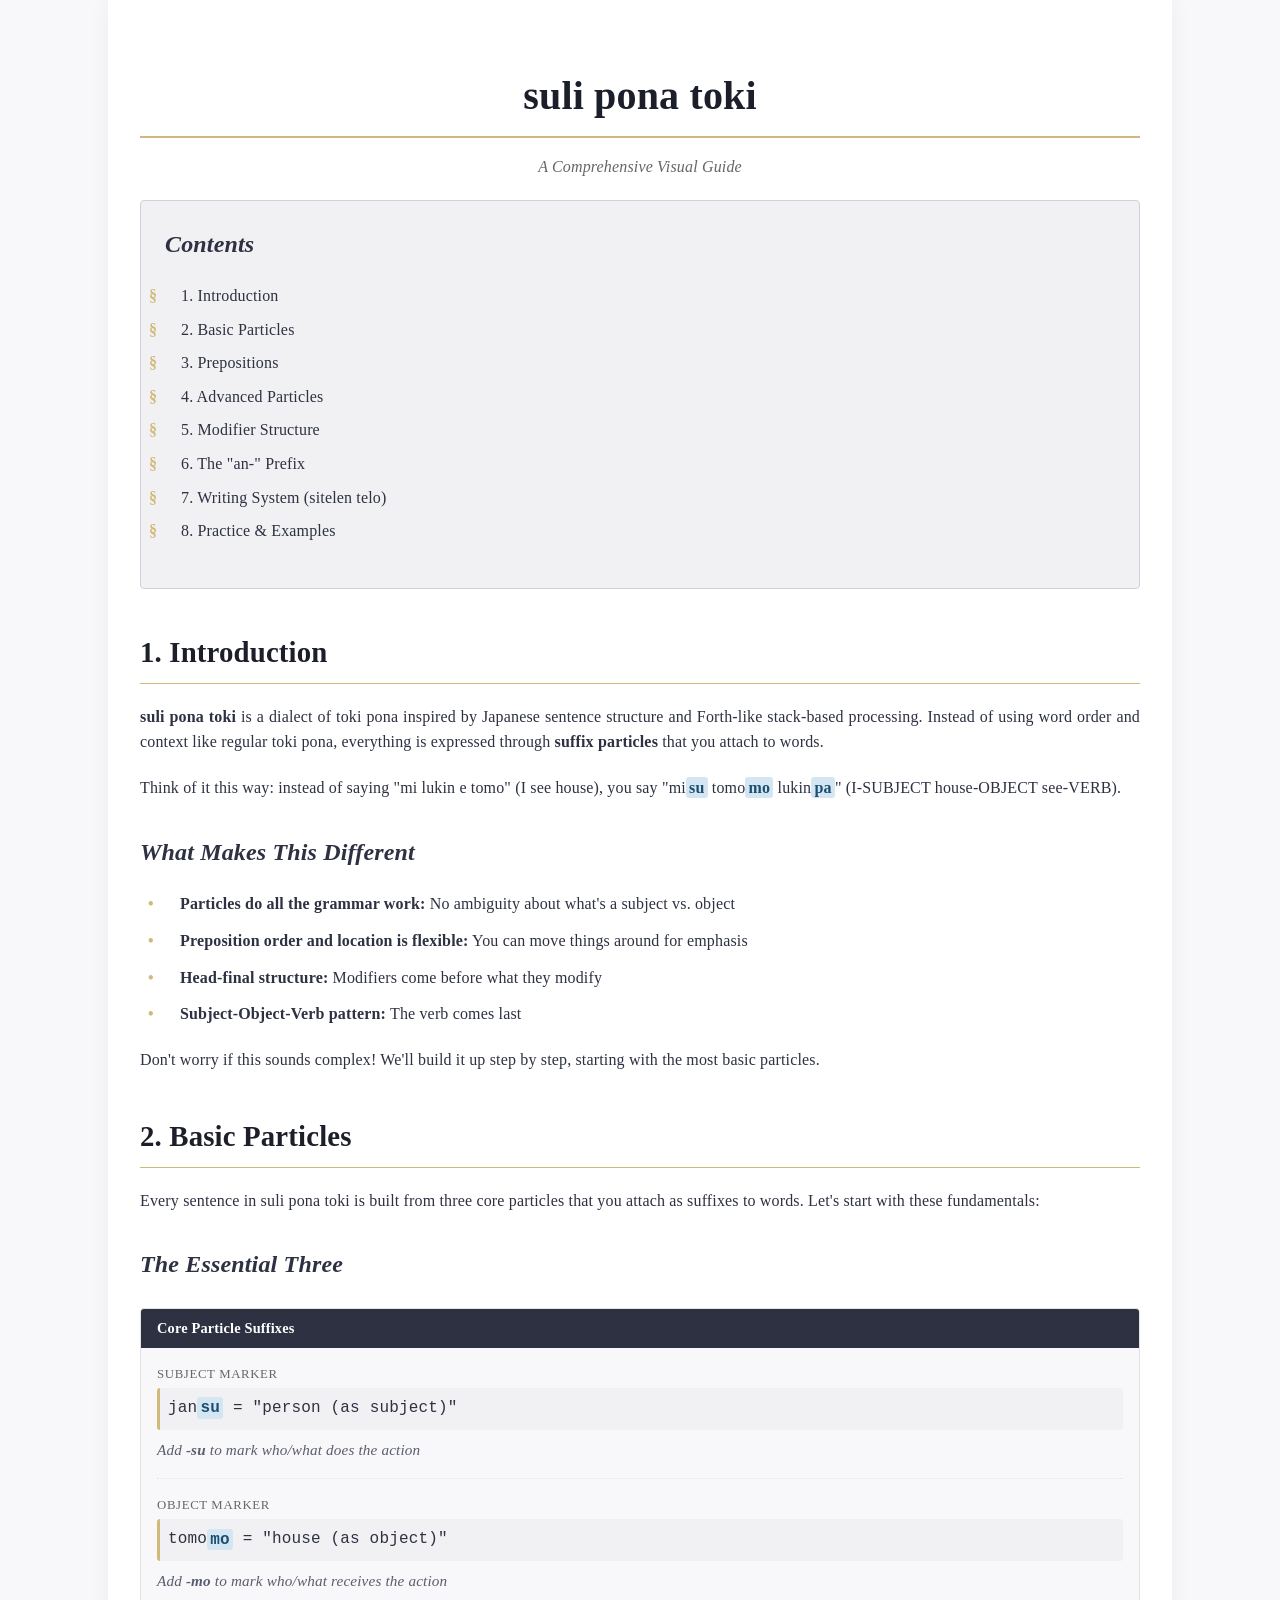
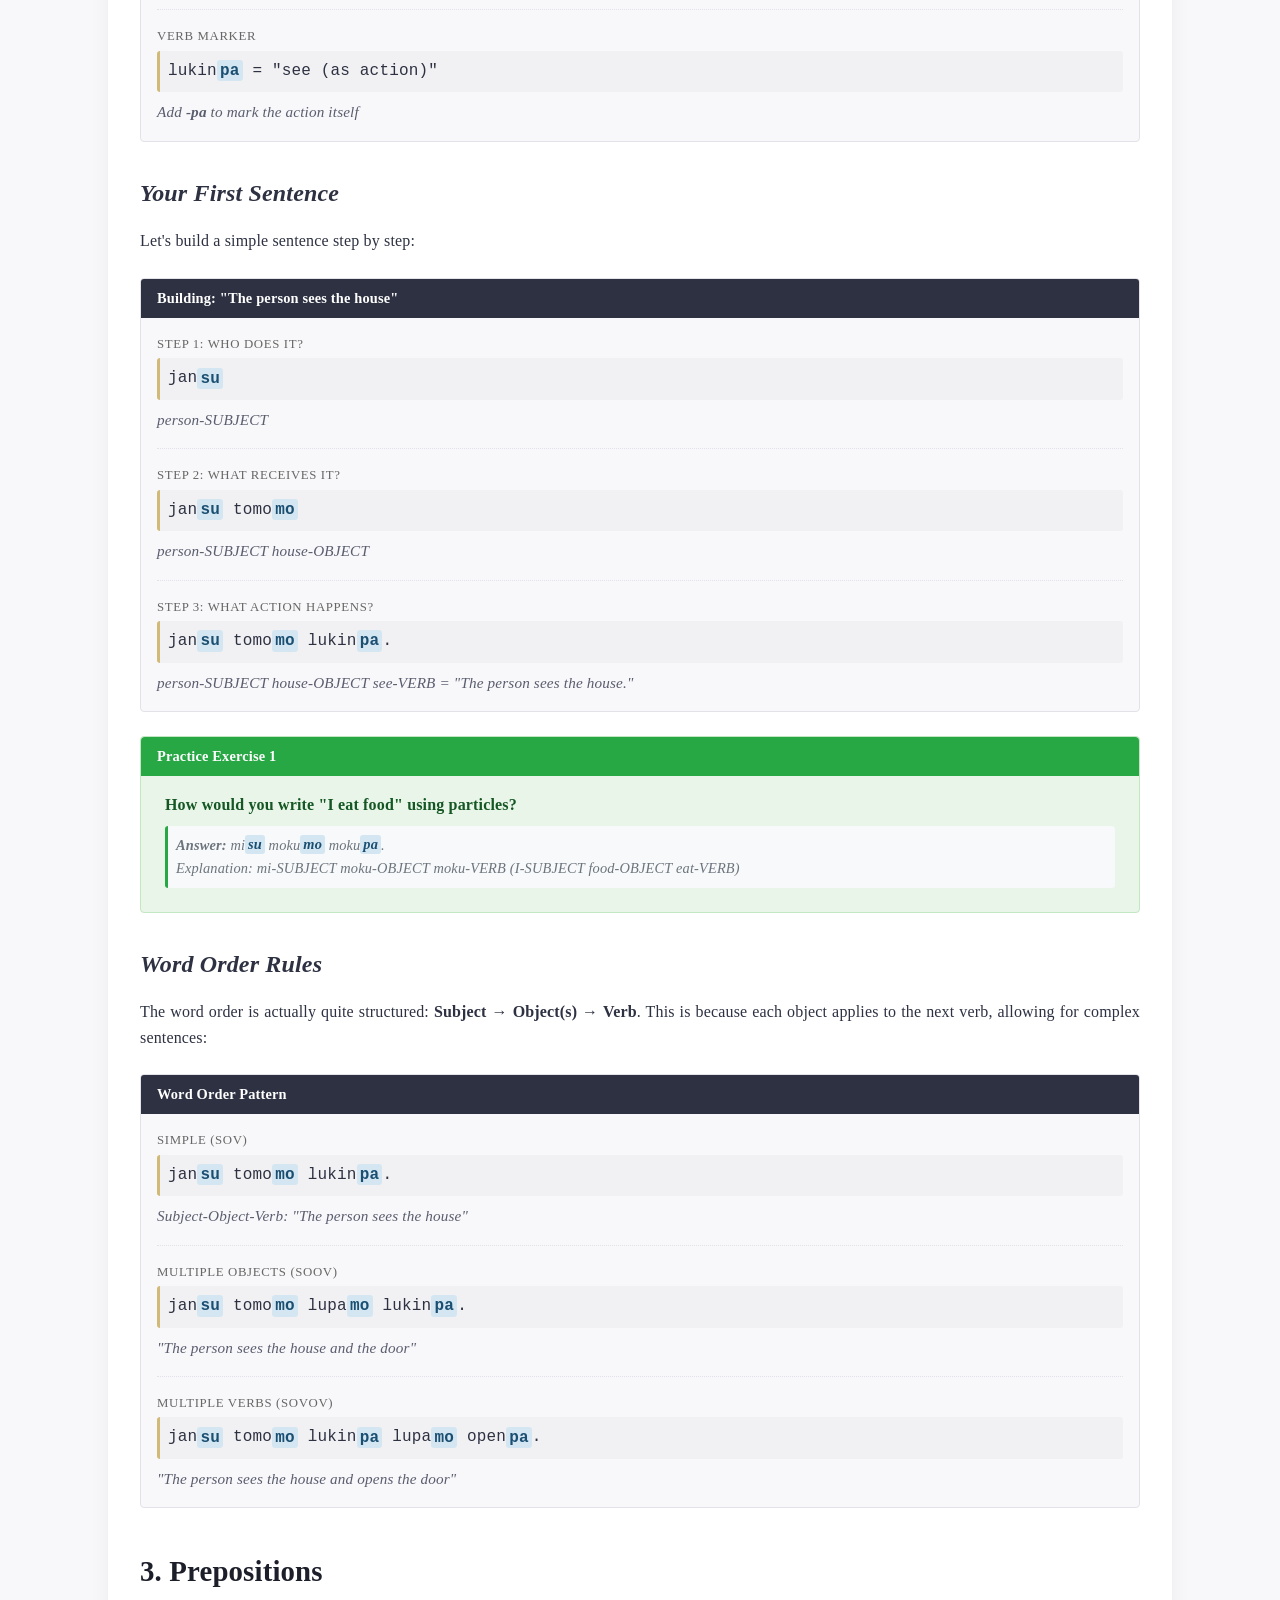
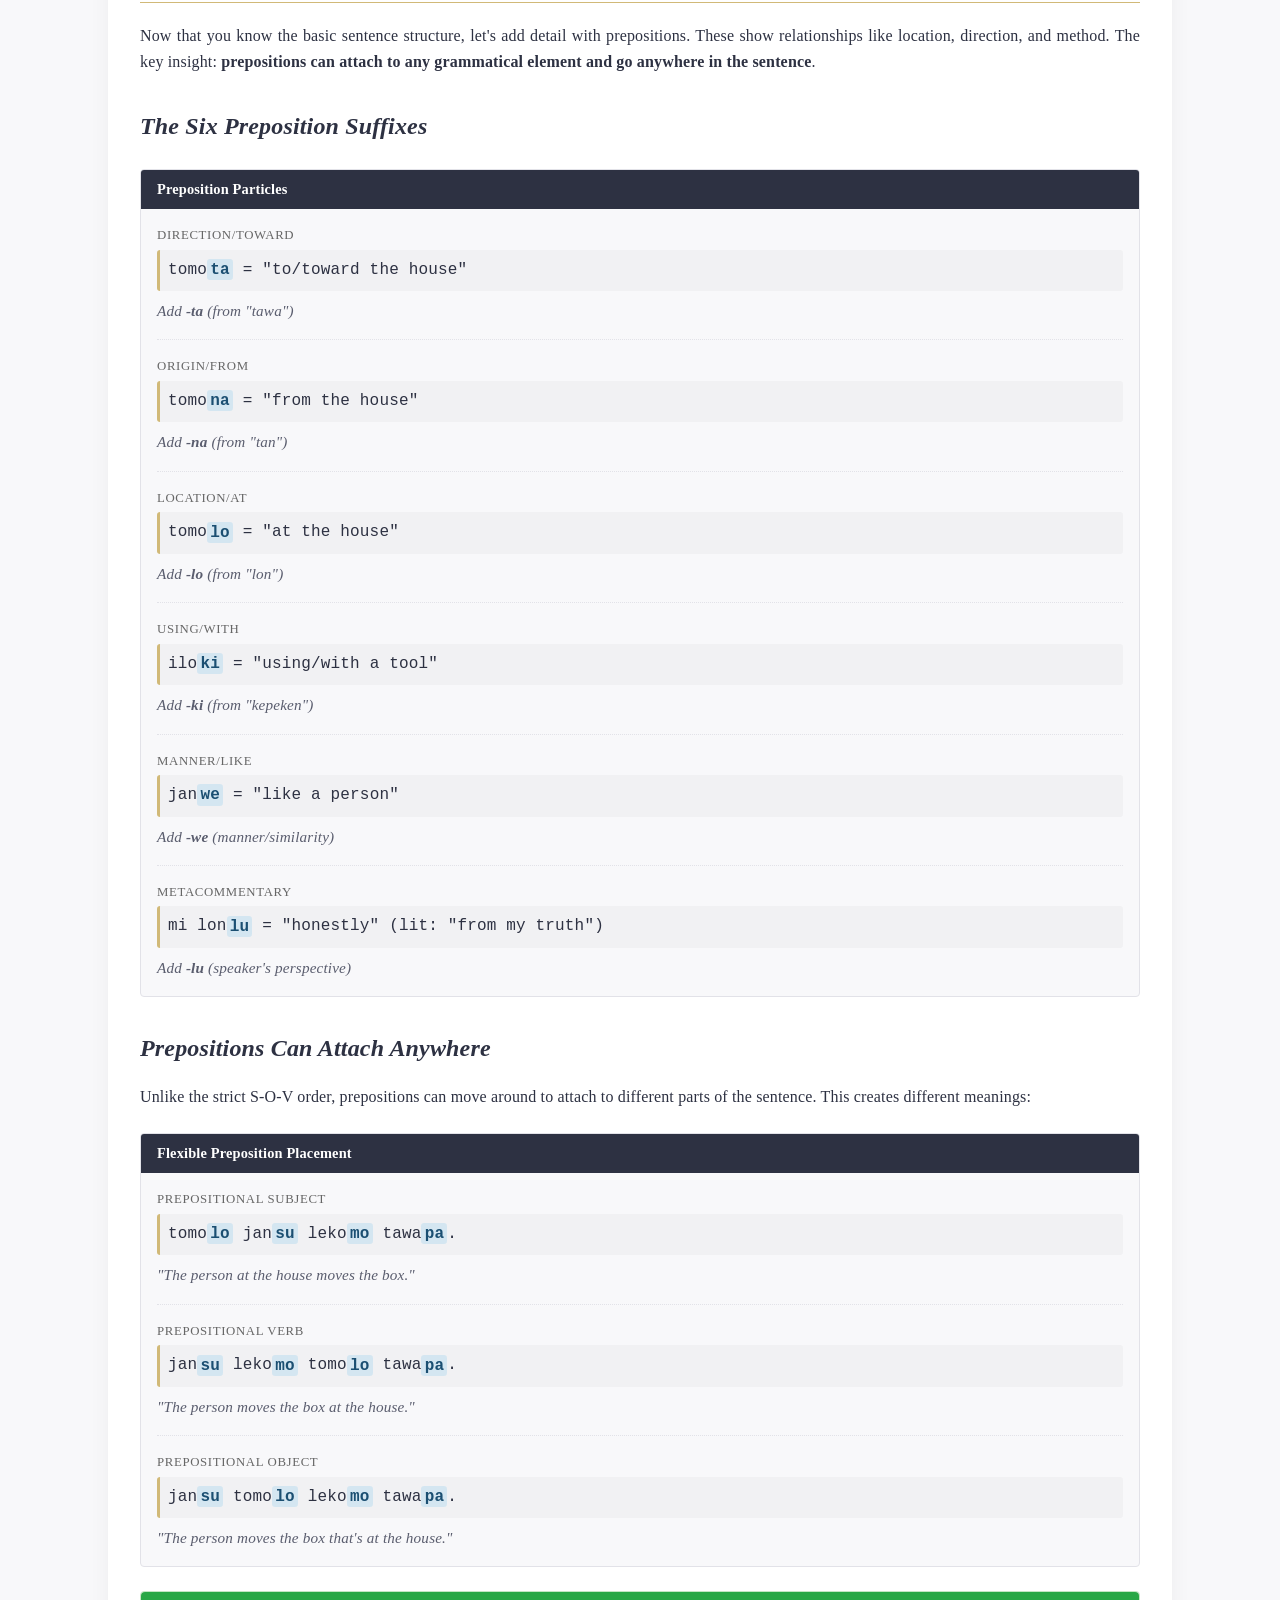
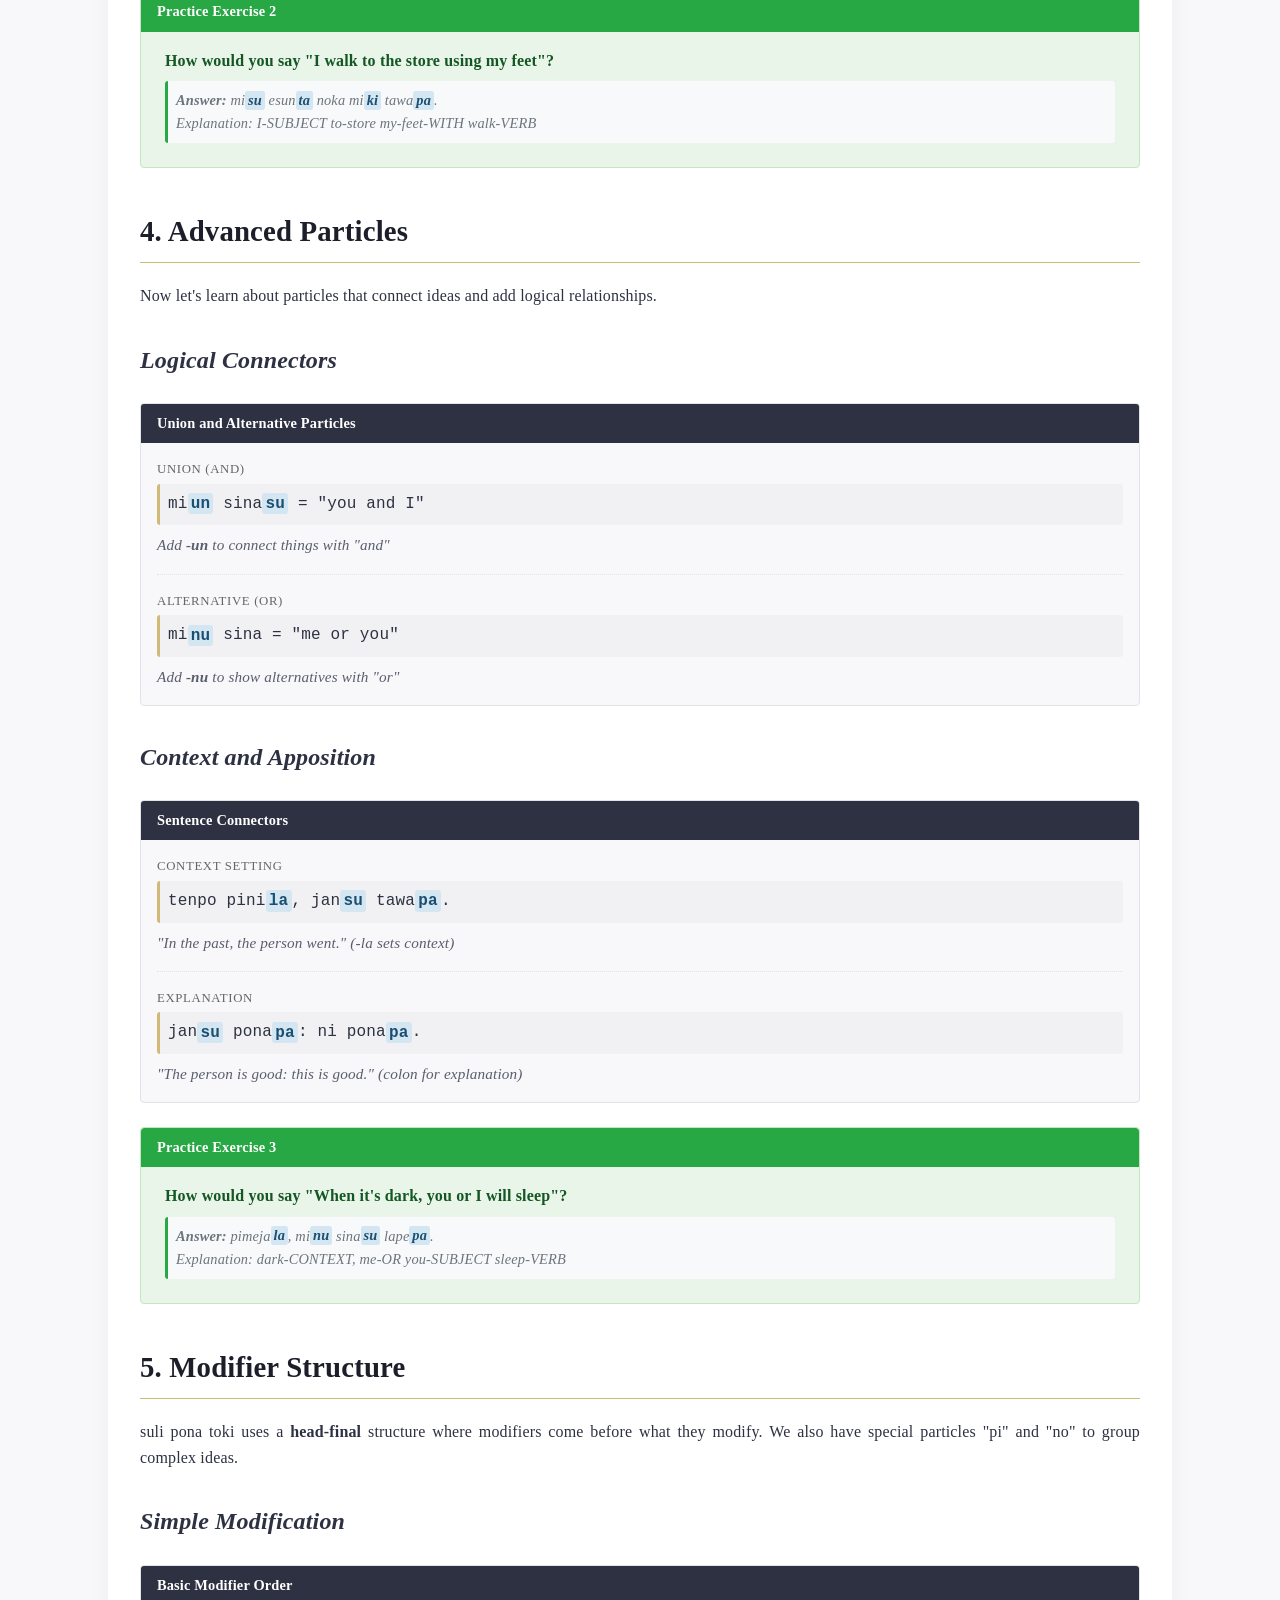
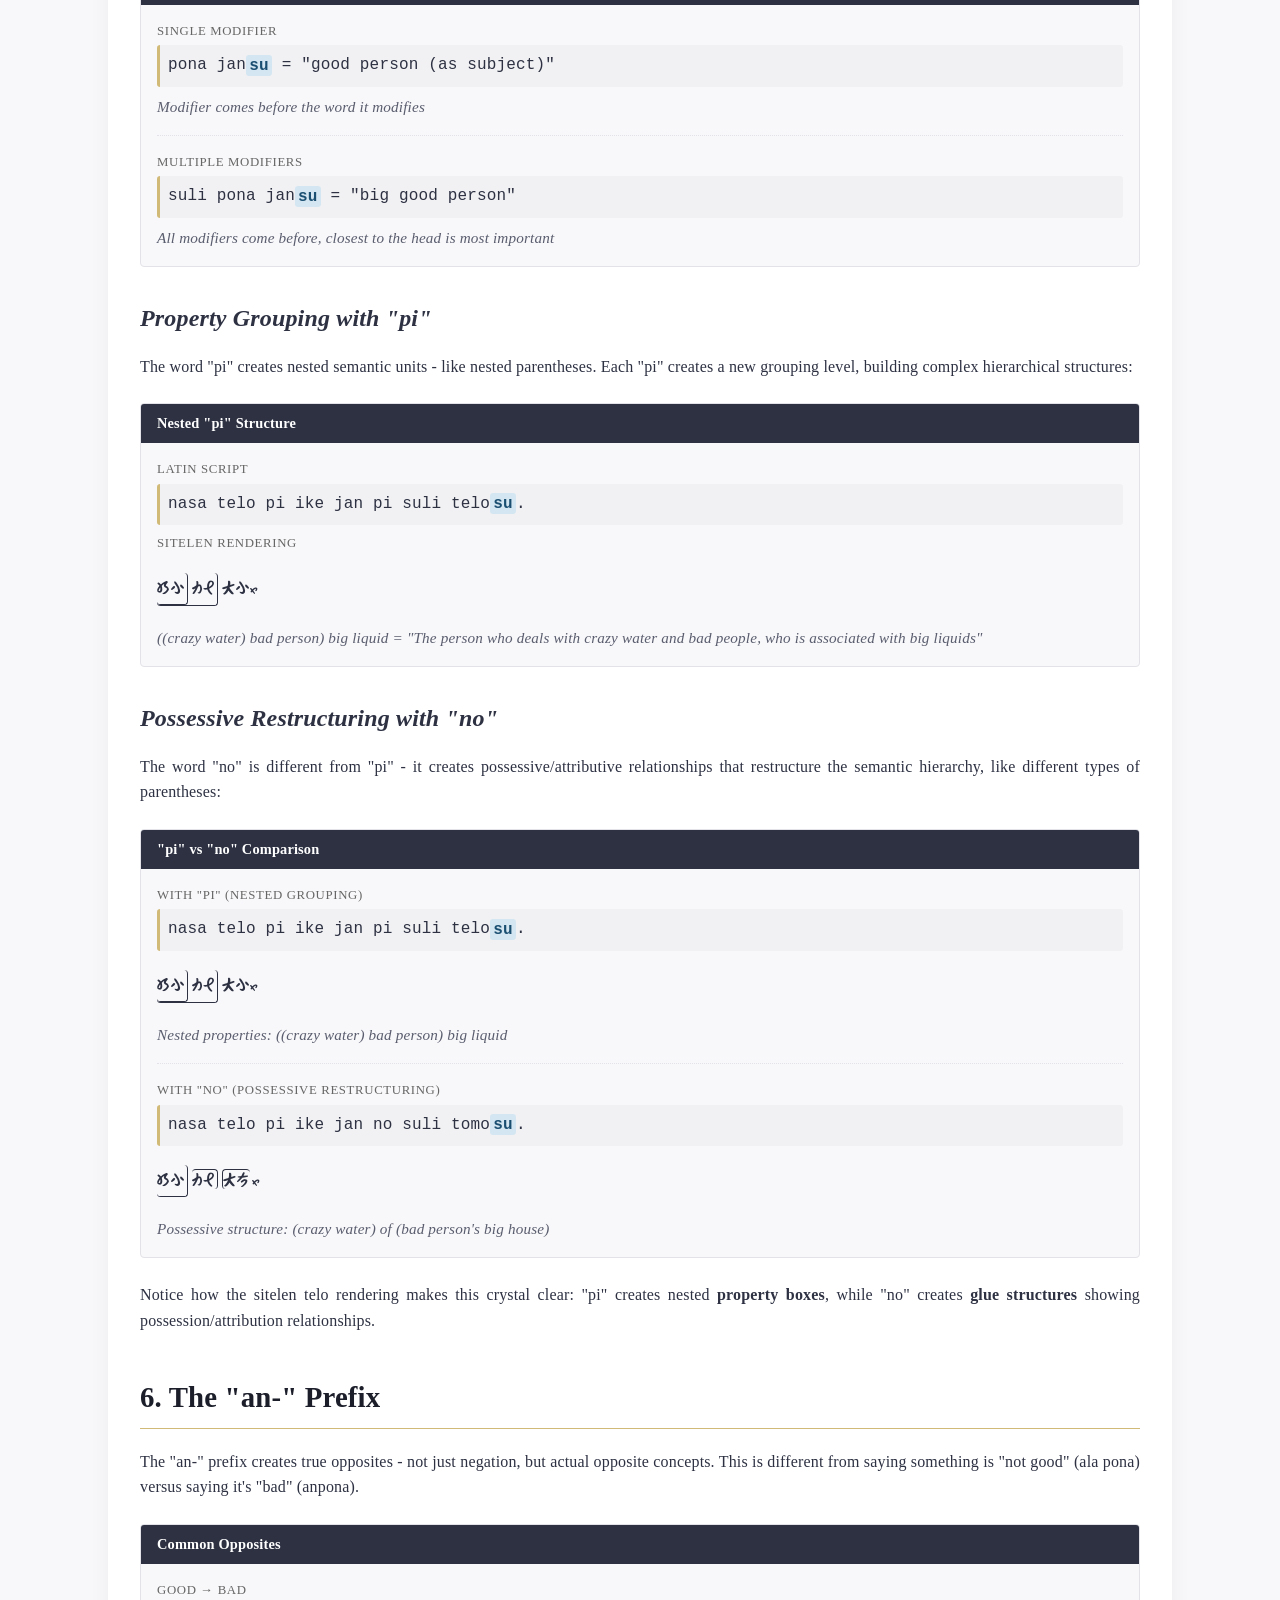
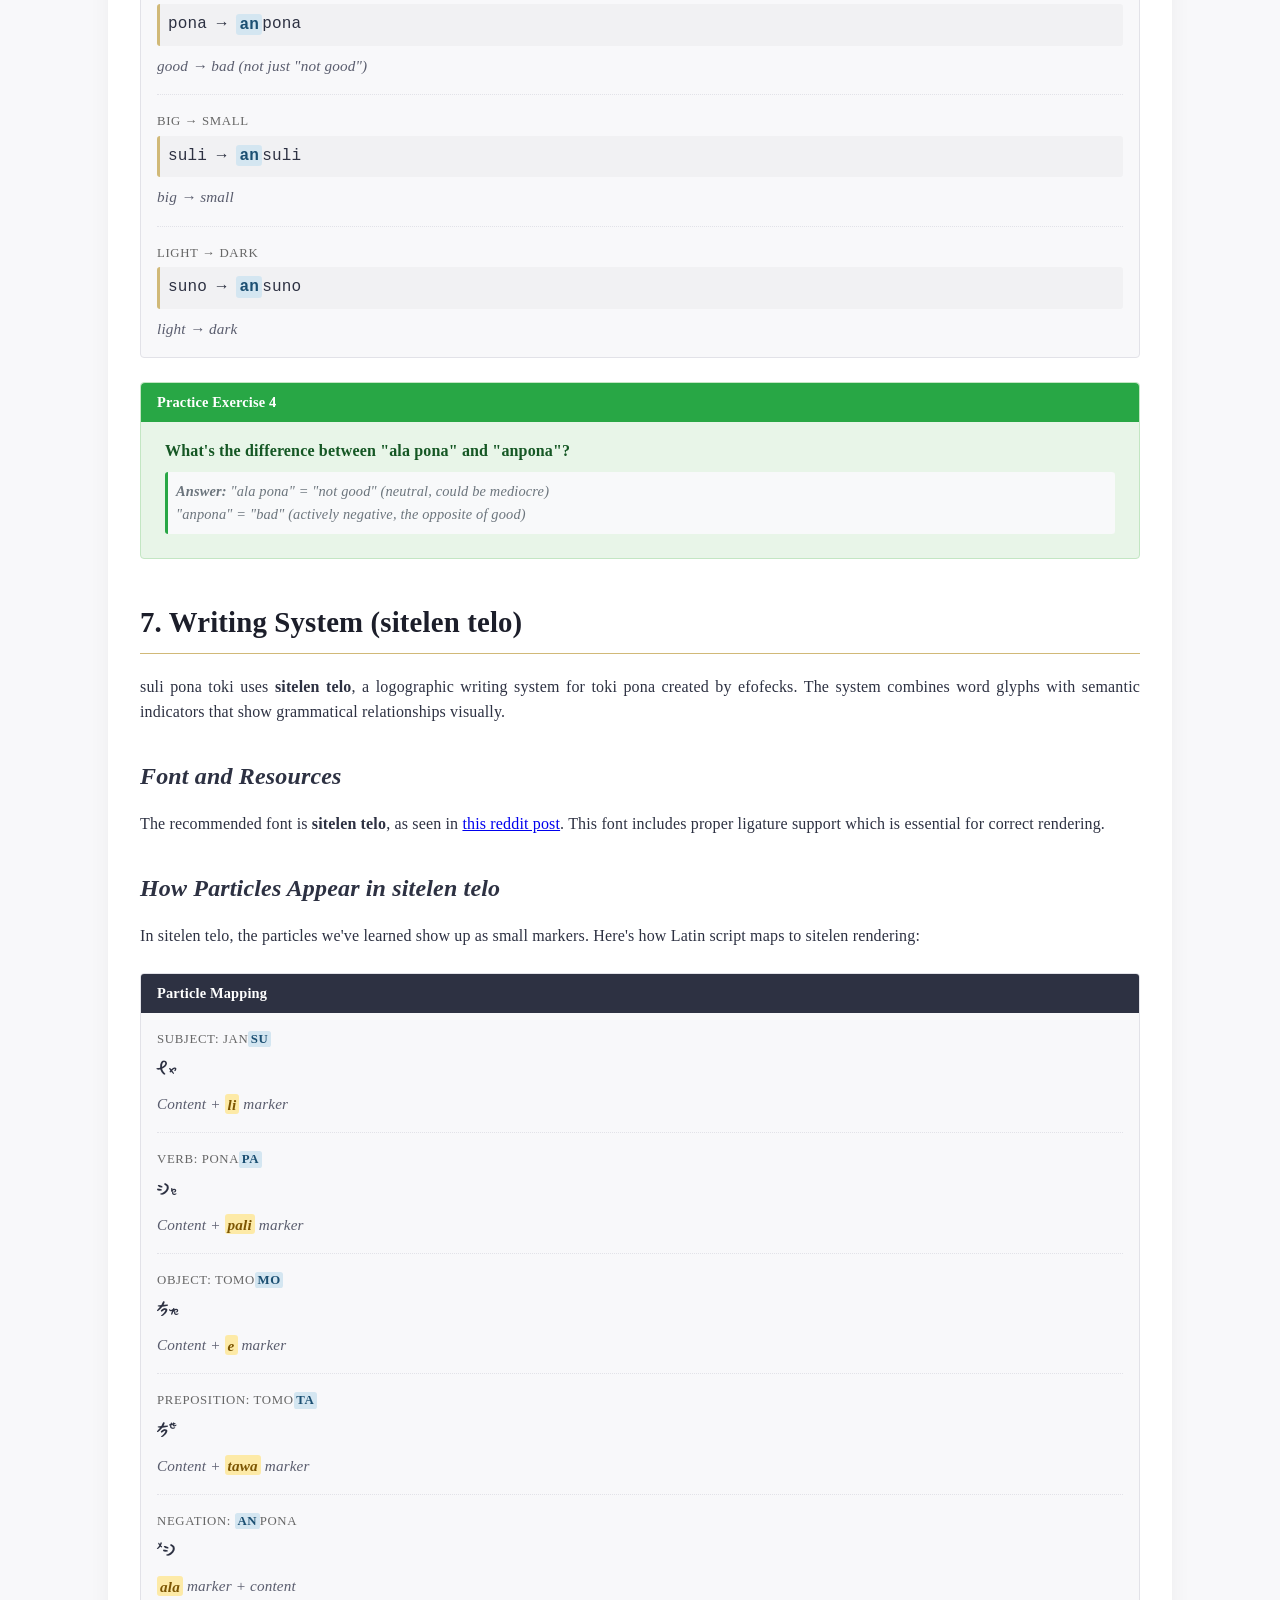
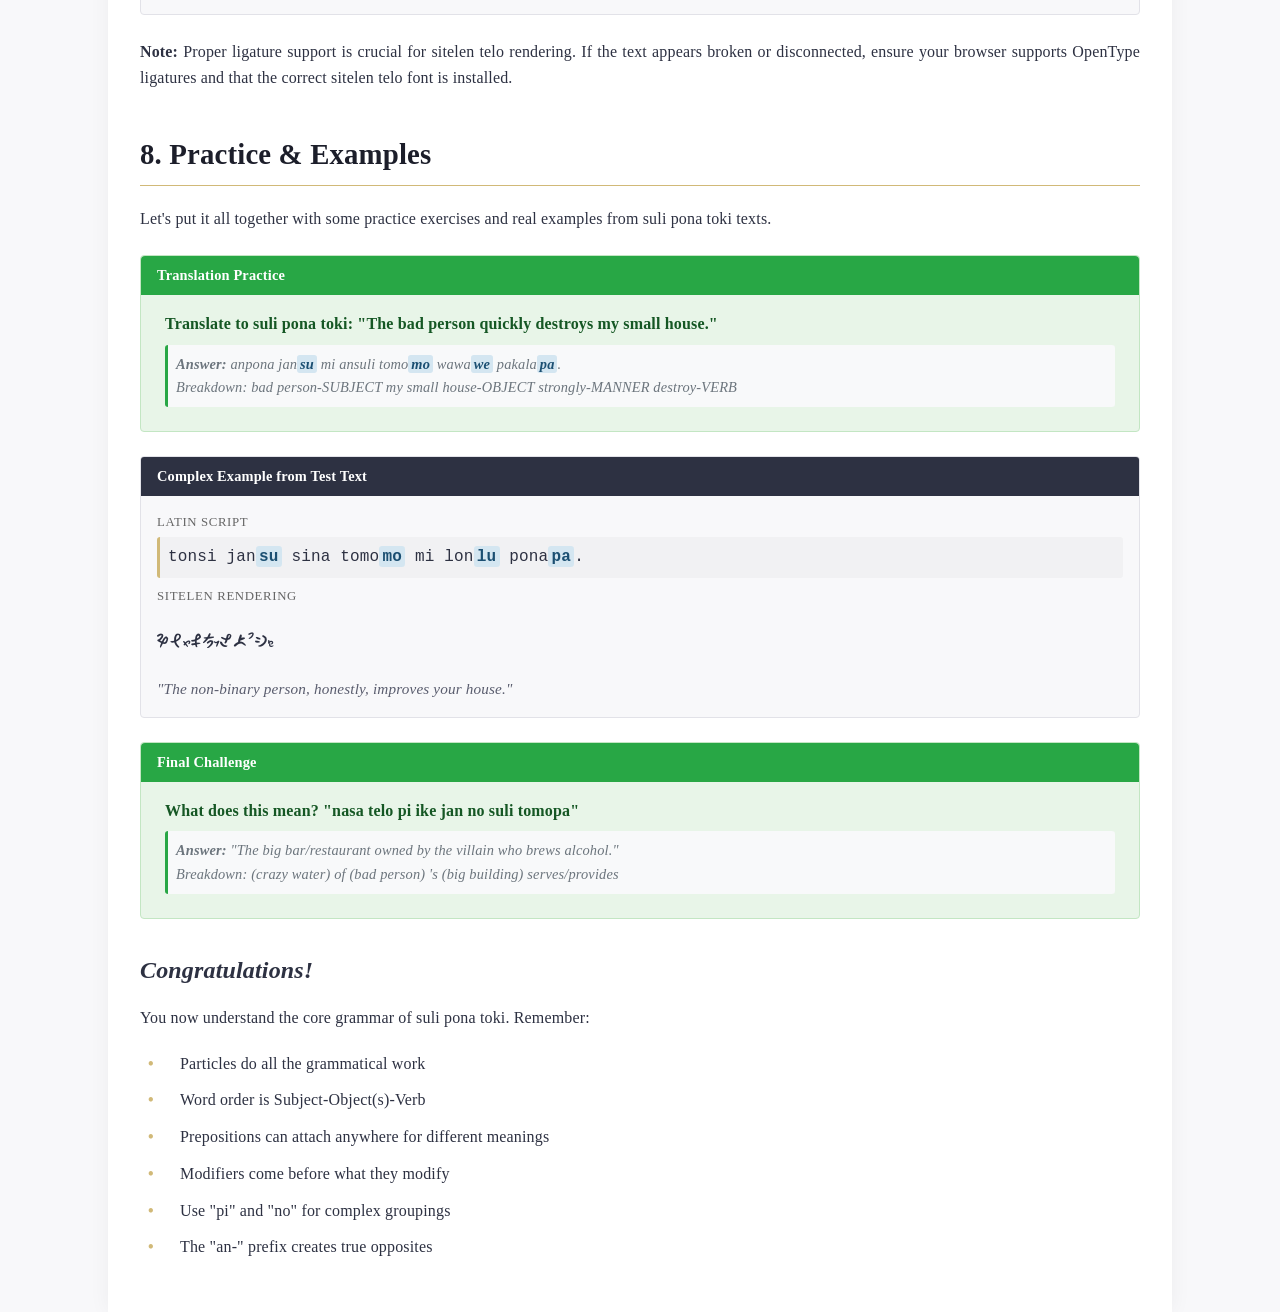
<file: index.html>
<!DOCTYPE html>
<html lang="en">

<head>
    <meta charset="UTF-8">
    <meta name="viewport" content="width=device-width, initial-scale=1.0">


    <meta content="text/html; charset=UTF-8" name="Content-Type" />

    <!-- OpenGraph tags for social media embeds -->
    <meta property="og:title" content="suli pona toki">
    <meta property="og:image" content="/suli-pona-toki/image.png">
    <meta property="og:type" content="article">
    <meta property="og:description"
        content="A dialect of toki pona inspired by Japanese sentence structure and Forth-like stack-based processing.">
    <meta property="og:url" content="https://mkualquiera.github.io/suli-pona-toki/">


    <!-- Twitter Card tags -->
    <meta name="twitter:card" content="summary_large_image">
    <meta name="twitter:title" content="suli pona toki">
    <meta name="twitter:image" content="https://mkualquiera.github.io/suli-pona-toki/image.png">
    <meta name="twitter:description"
        content="A dialect of toki pona inspired by Japanese sentence structure and Forth-like stack-based processing.">


    <title>suli pona toki: A Comprehensive Guide</title>
    <style>
        @font-face {
            font-family: 'SitelenTelo';
            src: url('./sitelen_telo_1.01.otf') format('opentype');
            font-weight: normal;
            font-style: normal;
        }

        /* Base fonts - NOT sitelen for general text */
        :root {
            --serif-font: "Libre Baskerville", "Baskerville", "Garamond", "Times New Roman", serif;
            --sans-font: "Cormorant Garamond", "Palatino", "Book Antiqua", Georgia, serif;
            --mono-font: "Courier Prime", "Courier New", monospace;
        }

        body {
            font-family: var(--serif-font);
            line-height: 1.6;
            color: #2d3142;
            background-color: #f8f8fa;
            margin: 0;
            padding: 0;
            letter-spacing: 0.01em;
        }

        .container {
            max-width: 1000px;
            margin: 0 auto;
            padding: 2rem;
            background-color: white;
            box-shadow: 0 0 20px rgba(0, 0, 0, 0.05);
        }

        /* Typography */
        h1,
        h2,
        h3,
        h4,
        h5,
        h6 {
            font-family: var(--sans-font);
            font-weight: 600;
            color: #1c1e2a;
            margin-top: 2rem;
            margin-bottom: 1rem;
        }

        h1 {
            font-size: 2.5rem;
            text-align: center;
            border-bottom: 2px solid #d1b978;
            padding-bottom: 0.5rem;
        }

        h2 {
            font-size: 1.8rem;
            color: #1c1e2a;
            margin-top: 2.5rem;
            margin-bottom: 1.25rem;
            padding-bottom: 0.5rem;
            border-bottom: 1px solid #d1b978;
        }

        h3 {
            font-size: 1.5rem;
            color: #2d3142;
            margin-top: 2rem;
            margin-bottom: 1rem;
            font-style: italic;
        }

        p {
            margin-bottom: 1.25rem;
            text-align: justify;
        }

        /* ONLY apply SitelenTelo to language examples */
        .suli-pona-toki {
            font-family: 'SitelenTelo', Arial, sans-serif !important;
            /* Preserve ligatures - these are crucial for sitelen telo */
            font-variant-ligatures: normal;
            font-feature-settings: "liga" 1, "clig" 1;
            /* Remove properties that break ligatures */
            letter-spacing: normal !important;
            word-spacing: normal !important;
            text-transform: none !important;
        }

        /* Particle highlighting */
        .particle-highlight {
            background-color: #fff3cd;
            color: #856404;
            padding: 0.1em 0.2em;
            border-radius: 0.2em;
            font-weight: 600;
        }

        .particle-latin {
            background-color: #d4e6f1;
            color: #1b4f72;
            padding: 0.1em 0.2em;
            border-radius: 0.2em;
            font-weight: 600;
        }

        .particle-sitelen {
            background-color: #fdeaa7;
            color: #7c5502;
            padding: 0.1em 0.2em;
            border-radius: 0.2em;
            font-weight: 600;
        }

        /* Exercise boxes */
        .exercise {
            background-color: #e8f5e8;
            border: 1px solid #c3e6c3;
            border-radius: 0.25rem;
            padding: 1.5rem;
            margin: 1.5rem 0;
        }

        .exercise-header {
            background-color: #28a745;
            color: white;
            padding: 0.5rem 1rem;
            font-family: var(--sans-font);
            font-size: 0.9rem;
            font-weight: 600;
            margin: -1.5rem -1.5rem 1rem -1.5rem;
            border-radius: 0.25rem 0.25rem 0 0;
        }

        .exercise-question {
            font-weight: 600;
            color: #155724;
            margin-bottom: 0.5rem;
        }

        .exercise-answer {
            font-style: italic;
            color: #6c757d;
            font-size: 0.9rem;
            margin-top: 0.5rem;
            padding: 0.5rem;
            background-color: #f8f9fa;
            border-radius: 0.2rem;
            border-left: 3px solid #28a745;
        }

        /* Example containers */
        .example {
            background-color: #f8f8fa;
            border-radius: 0.25rem;
            border: 1px solid #e2e2e8;
            margin: 1.5rem 0;
            overflow: hidden;
        }

        .example-header {
            background-color: #2d3142;
            color: white;
            padding: 0.5rem 1rem;
            font-family: var(--sans-font);
            font-size: 0.9rem;
            font-weight: 600;
        }

        .example-content {
            padding: 1rem;
        }

        .example-row {
            margin-bottom: 1rem;
            padding-bottom: 1rem;
            border-bottom: 1px dotted #e2e2e8;
        }

        .example-row:last-child {
            margin-bottom: 0;
            padding-bottom: 0;
            border-bottom: none;
        }

        .example-label {
            font-family: var(--sans-font);
            font-size: 0.8rem;
            color: #666;
            margin-bottom: 0.25rem;
            text-transform: uppercase;
            letter-spacing: 0.05em;
        }

        .latin-text {
            font-family: var(--mono-font);
            background-color: #f1f1f3;
            padding: 0.5rem;
            border-radius: 0.2rem;
            border-left: 3px solid #d1b978;
            margin-bottom: 0.5rem;
        }

        .sitelen-text {
            font-size: 1.2rem;
            margin-bottom: 0.5rem;
            /* Ensure no properties that break ligatures */
            letter-spacing: normal;
            word-spacing: normal;
            text-transform: none;
        }

        .explanation {
            font-style: italic;
            color: #5a5d6e;
            font-size: 0.95rem;
        }

        /* Import all the semantic styling from base.css but scoped to .suli-pona-toki */
        .suli-pona-toki sentence[role="context"]::after,
        .suli-pona-toki verb::after,
        .suli-pona-toki subject::after,
        .suli-pona-toki object::after,
        .suli-pona-toki preposition[type="direction"]::after,
        .suli-pona-toki preposition[type="origin"]::after,
        .suli-pona-toki preposition[type="using"]::after,
        .suli-pona-toki preposition[type="location"]::after,
        .suli-pona-toki preposition[type="metacommentary"]::after,
        .suli-pona-toki preposition[type="manner"]::after,
        .suli-pona-toki union::after,
        .suli-pona-toki alternative::after,
        .suli-pona-toki contentleaf[type="negated"]::before {
            font-size: 0.5em;
            font-weight: 900;
            vertical-align: super;
            margin-left: -0.15em;
        }

        .suli-pona-toki contentleaf[type="negated"]::before {
            margin-left: 0;
        }

        /* Content-specific markers */
        .suli-pona-toki sentence[role="context"]::after {
            content: "la";
        }

        .suli-pona-toki sentence[role="apposition"]::before {
            content: ":";
        }

        .suli-pona-toki verb::after {
            content: "pali";
        }

        .suli-pona-toki subject::after {
            content: "li";
        }

        .suli-pona-toki object::after {
            content: "e";
        }

        .suli-pona-toki preposition[type="direction"]::after {
            content: "tawa";
        }

        .suli-pona-toki preposition[type="origin"]::after {
            content: "tan";
        }

        .suli-pona-toki preposition[type="using"]::after {
            content: "kepeken";
        }

        .suli-pona-toki preposition[type="location"]::after {
            content: "lon";
        }

        .suli-pona-toki preposition[type="metacommentary"]::after {
            content: "pilin";
        }

        .suli-pona-toki preposition[type="manner"]::after {
            content: "sama";
        }

        .suli-pona-toki union::after {
            content: "en";
        }

        .suli-pona-toki alternative::after {
            content: "anu";
        }

        .suli-pona-toki contentleaf[type="negated"]::before {
            content: "ala";
        }

        /* Shared border styles */
        .suli-pona-toki property,
        .suli-pona-toki gluetail,
        .suli-pona-toki gluehead {
            border-width: 0.1em;
            border-style: solid;
            border-color: currentColor;
            border-radius: 0.2em;
            margin-right: 0.2em;
            box-sizing: border-box;
            padding-top: -0.2em;
            padding-bottom: -0.2em;
        }

        /* Specific border configurations */
        .suli-pona-toki property {
            border-top: none;
            border-left: none;
        }

        .suli-pona-toki gluetail {
            border-bottom: none;
            border-left: none;
        }

        .suli-pona-toki gluehead {
            border-bottom: none;
            border-right: none;
        }

        .suli-pona-toki verb::after,
        .suli-pona-toki object::after,
        .suli-pona-toki subject::after {
            vertical-align: baseline;
        }

        .suli-pona-toki sentence,
        .suli-pona-toki verb,
        .suli-pona-toki object,
        .suli-pona-toki subject,
        .suli-pona-toki preposition,
        .suli-pona-toki property,
        .suli-pona-toki alternative,
        .suli-pona-toki union,
        .suli-pona-toki glue {
            display: inline-block;
        }

        /* Table of contents */
        .toc {
            background-color: #f1f1f3;
            border: 1px solid #d1d1dc;
            border-radius: 0.25rem;
            padding: 1.5rem;
            margin-bottom: 2rem;
        }

        .toc h3 {
            margin-top: 0;
            color: #2d3142;
        }

        .toc ul {
            list-style: none;
            padding-left: 0;
        }

        .toc li {
            margin-bottom: 0.5rem;
            padding-left: 1rem;
        }

        .toc li:before {
            content: "§";
            color: #d1b978;
            font-weight: bold;
            margin-left: -1rem;
            margin-right: 0.5rem;
        }

        .toc a {
            color: #2d3142;
            text-decoration: none;
        }

        .toc a:hover {
            color: #d1b978;
        }

        /* Lists */
        ul {
            list-style-type: none;
            padding-left: 1.5rem;
            margin: 1.25rem 0;
        }

        ul li {
            margin-bottom: 0.7rem;
            position: relative;
            padding-left: 1rem;
        }

        ul li:before {
            content: "•";
            color: #d1b978;
            font-weight: bold;
            display: inline-block;
            width: 1rem;
            margin-left: -1rem;
            position: absolute;
            left: 0;
        }
    </style>
</head>

<body>
    <div class="container">
        <h1>suli pona toki</h1>
        <p style="text-align: center; font-style: italic; color: #666;">A Comprehensive Visual Guide</p>

        <div class="toc">
            <h3>Contents</h3>
            <ul>
                <li><a href="#introduction">1. Introduction</a></li>
                <li><a href="#basic-particles">2. Basic Particles</a></li>
                <li><a href="#prepositions">3. Prepositions</a></li>
                <li><a href="#advanced-particles">4. Advanced Particles</a></li>
                <li><a href="#modifiers">5. Modifier Structure</a></li>
                <li><a href="#prefix">6. The "an-" Prefix</a></li>
                <li><a href="#writing-system">7. Writing System (sitelen telo)</a></li>
                <li><a href="#examples">8. Practice & Examples</a></li>
            </ul>
        </div>

        <h2 id="introduction">1. Introduction</h2>
        <p>
            <strong>suli pona toki</strong> is a dialect of toki pona inspired by Japanese
            sentence structure and Forth-like stack-based processing. Instead of using word order and
            context like regular toki pona, everything is expressed through <strong>suffix particles</strong>
            that you attach to words.
        </p>

        <p>
            Think of it this way: instead of saying "mi lukin e tomo" (I see house), you say
            "mi<span class="particle-latin">su</span> tomo<span class="particle-latin">mo</span> lukin<span
                class="particle-latin">pa</span>"
            (I-SUBJECT house-OBJECT see-VERB).
        </p>

        <h3>What Makes This Different</h3>
        <ul>
            <li><strong>Particles do all the grammar work:</strong> No ambiguity about what's a subject vs. object</li>
            <li><strong>Preposition order and location is flexible:</strong> You can move things around for emphasis
            </li>
            <li><strong>Head-final structure:</strong> Modifiers come before what they modify</li>
            <li><strong>Subject-Object-Verb pattern:</strong> The verb comes last</li>
        </ul>

        <p>
            Don't worry if this sounds complex! We'll build it up step by step, starting with the most basic particles.
        </p>

        <h2 id="basic-particles">2. Basic Particles</h2>
        <p>
            Every sentence in suli pona toki is built from three core particles that you attach as suffixes to words.
            Let's start with these fundamentals:
        </p>

        <h3>The Essential Three</h3>
        <div class="example">
            <div class="example-header">Core Particle Suffixes</div>
            <div class="example-content">
                <div class="example-row">
                    <div class="example-label">Subject Marker</div>
                    <div class="latin-text">jan<span class="particle-latin">su</span> = "person (as subject)"</div>
                    <div class="explanation">Add <strong>-su</strong> to mark who/what does the action</div>
                </div>
                <div class="example-row">
                    <div class="example-label">Object Marker</div>
                    <div class="latin-text">tomo<span class="particle-latin">mo</span> = "house (as object)"</div>
                    <div class="explanation">Add <strong>-mo</strong> to mark who/what receives the action</div>
                </div>
                <div class="example-row">
                    <div class="example-label">Verb Marker</div>
                    <div class="latin-text">lukin<span class="particle-latin">pa</span> = "see (as action)"</div>
                    <div class="explanation">Add <strong>-pa</strong> to mark the action itself</div>
                </div>
            </div>
        </div>

        <h3>Your First Sentence</h3>
        <p>Let's build a simple sentence step by step:</p>

        <div class="example">
            <div class="example-header">Building: "The person sees the house"</div>
            <div class="example-content">
                <div class="example-row">
                    <div class="example-label">Step 1: Who does it?</div>
                    <div class="latin-text">jan<span class="particle-latin">su</span></div>
                    <div class="explanation">person-SUBJECT</div>
                </div>
                <div class="example-row">
                    <div class="example-label">Step 2: What receives it?</div>
                    <div class="latin-text">jan<span class="particle-latin">su</span> tomo<span
                            class="particle-latin">mo</span></div>
                    <div class="explanation">person-SUBJECT house-OBJECT</div>
                </div>
                <div class="example-row">
                    <div class="example-label">Step 3: What action happens?</div>
                    <div class="latin-text">jan<span class="particle-latin">su</span> tomo<span
                            class="particle-latin">mo</span> lukin<span class="particle-latin">pa</span>.</div>
                    <div class="explanation">person-SUBJECT house-OBJECT see-VERB = "The person sees the house."</div>
                </div>
            </div>
        </div>

        <div class="exercise">
            <div class="exercise-header">Practice Exercise 1</div>
            <div class="exercise-question">How would you write "I eat food" using particles?</div>
            <div class="exercise-answer">
                <strong>Answer:</strong> mi<span class="particle-latin">su</span> moku<span
                    class="particle-latin">mo</span> moku<span class="particle-latin">pa</span>.<br>
                <em>Explanation:</em> mi-SUBJECT moku-OBJECT moku-VERB (I-SUBJECT food-OBJECT eat-VERB)
            </div>
        </div>

        <h3>Word Order Rules</h3>
        <p>
            The word order is actually quite structured: <strong>Subject → Object(s) → Verb</strong>.
            This is because each object applies to the next verb, allowing for complex sentences:
        </p>

        <div class="example">
            <div class="example-header">Word Order Pattern</div>
            <div class="example-content">
                <div class="example-row">
                    <div class="example-label">Simple (SOV)</div>
                    <div class="latin-text">jan<span class="particle-latin">su</span> tomo<span
                            class="particle-latin">mo</span> lukin<span class="particle-latin">pa</span>.</div>
                    <div class="explanation">Subject-Object-Verb: "The person sees the house"</div>
                </div>
                <div class="example-row">
                    <div class="example-label">Multiple Objects (SOOV)</div>
                    <div class="latin-text">jan<span class="particle-latin">su</span> tomo<span
                            class="particle-latin">mo</span> lupa<span class="particle-latin">mo</span> lukin<span
                            class="particle-latin">pa</span>.</div>
                    <div class="explanation">"The person sees the house and the door"</div>
                </div>
                <div class="example-row">
                    <div class="example-label">Multiple Verbs (SOVOV)</div>
                    <div class="latin-text">jan<span class="particle-latin">su</span> tomo<span
                            class="particle-latin">mo</span> lukin<span class="particle-latin">pa</span> lupa<span
                            class="particle-latin">mo</span> open<span class="particle-latin">pa</span>.</div>
                    <div class="explanation">"The person sees the house and opens the door"</div>
                </div>
            </div>
        </div>

        <h2 id="prepositions">3. Prepositions</h2>
        <p>
            Now that you know the basic sentence structure, let's add detail with prepositions.
            These show relationships like location, direction, and method. The key insight:
            <strong>prepositions can attach to any grammatical element and go anywhere in the sentence</strong>.
        </p>

        <h3>The Six Preposition Suffixes</h3>
        <div class="example">
            <div class="example-header">Preposition Particles</div>
            <div class="example-content">
                <div class="example-row">
                    <div class="example-label">Direction/Toward</div>
                    <div class="latin-text">tomo<span class="particle-latin">ta</span> = "to/toward the house"</div>
                    <div class="explanation">Add <strong>-ta</strong> (from "tawa")</div>
                </div>
                <div class="example-row">
                    <div class="example-label">Origin/From</div>
                    <div class="latin-text">tomo<span class="particle-latin">na</span> = "from the house"</div>
                    <div class="explanation">Add <strong>-na</strong> (from "tan")</div>
                </div>
                <div class="example-row">
                    <div class="example-label">Location/At</div>
                    <div class="latin-text">tomo<span class="particle-latin">lo</span> = "at the house"</div>
                    <div class="explanation">Add <strong>-lo</strong> (from "lon")</div>
                </div>
                <div class="example-row">
                    <div class="example-label">Using/With</div>
                    <div class="latin-text">ilo<span class="particle-latin">ki</span> = "using/with a tool"</div>
                    <div class="explanation">Add <strong>-ki</strong> (from "kepeken")</div>
                </div>
                <div class="example-row">
                    <div class="example-label">Manner/Like</div>
                    <div class="latin-text">jan<span class="particle-latin">we</span> = "like a person"</div>
                    <div class="explanation">Add <strong>-we</strong> (manner/similarity)</div>
                </div>
                <div class="example-row">
                    <div class="example-label">Metacommentary</div>
                    <div class="latin-text">mi lon<span class="particle-latin">lu</span> = "honestly" (lit: "from my
                        truth")</div>
                    <div class="explanation">Add <strong>-lu</strong> (speaker's perspective)</div>
                </div>
            </div>
        </div>

        <h3>Prepositions Can Attach Anywhere</h3>
        <p>
            Unlike the strict S-O-V order, prepositions can move around to attach to different
            parts of the sentence. This creates different meanings:
        </p>

        <div class="example">
            <div class="example-header">Flexible Preposition Placement</div>
            <div class="example-content">
                <div class="example-row">
                    <div class="example-label">Prepositional Subject</div>
                    <div class="latin-text">tomo<span class="particle-latin">lo</span> jan<span
                            class="particle-latin">su</span> leko<span class="particle-latin">mo</span> tawa<span
                            class="particle-latin">pa</span>.</div>
                    <div class="explanation">"The person at the house moves the box."</div>
                </div>
                <div class="example-row">
                    <div class="example-label">Prepositional Verb</div>
                    <div class="latin-text">jan<span class="particle-latin">su</span> leko<span
                            class="particle-latin">mo</span> tomo<span class="particle-latin">lo</span> tawa<span
                            class="particle-latin">pa</span>.</div>
                    <div class="explanation">"The person moves the box at the house."</div>
                </div>
                <div class="example-row">
                    <div class="example-label">Prepositional Object</div>
                    <div class="latin-text">jan<span class="particle-latin">su</span> tomo<span
                            class="particle-latin">lo</span> leko<span class="particle-latin">mo</span> tawa<span
                            class="particle-latin">pa</span>.</div>
                    <div class="explanation">"The person moves the box that's at the house."</div>
                </div>
            </div>
        </div>

        <div class="exercise">
            <div class="exercise-header">Practice Exercise 2</div>
            <div class="exercise-question">How would you say "I walk to the store using my feet"?</div>
            <div class="exercise-answer">
                <strong>Answer:</strong> mi<span class="particle-latin">su</span> esun<span
                    class="particle-latin">ta</span> noka mi<span class="particle-latin">ki</span> tawa<span
                    class="particle-latin">pa</span>.<br>
                <em>Explanation:</em> I-SUBJECT to-store my-feet-WITH walk-VERB
            </div>
        </div>

        <h2 id="advanced-particles">4. Advanced Particles</h2>
        <p>
            Now let's learn about particles that connect ideas and add logical relationships.
        </p>

        <h3>Logical Connectors</h3>
        <div class="example">
            <div class="example-header">Union and Alternative Particles</div>
            <div class="example-content">
                <div class="example-row">
                    <div class="example-label">Union (and)</div>
                    <div class="latin-text">mi<span class="particle-latin">un</span> sina<span
                            class="particle-latin">su</span> = "you and I"</div>
                    <div class="explanation">Add <strong>-un</strong> to connect things with "and"</div>
                </div>
                <div class="example-row">
                    <div class="example-label">Alternative (or)</div>
                    <div class="latin-text">mi<span class="particle-latin">nu</span> sina = "me or you"</div>
                    <div class="explanation">Add <strong>-nu</strong> to show alternatives with "or"</div>
                </div>
            </div>
        </div>

        <h3>Context and Apposition</h3>
        <div class="example">
            <div class="example-header">Sentence Connectors</div>
            <div class="example-content">
                <div class="example-row">
                    <div class="example-label">Context Setting</div>
                    <div class="latin-text">tenpo pini<span class="particle-latin">la</span>, jan<span
                            class="particle-latin">su</span> tawa<span class="particle-latin">pa</span>.</div>
                    <div class="explanation">"In the past, the person went." (-la sets context)</div>
                </div>
                <div class="example-row">
                    <div class="example-label">Explanation</div>
                    <div class="latin-text">jan<span class="particle-latin">su</span> pona<span
                            class="particle-latin">pa</span>: ni pona<span class="particle-latin">pa</span>.</div>
                    <div class="explanation">"The person is good: this is good." (colon for explanation)</div>
                </div>
            </div>
        </div>

        <div class="exercise">
            <div class="exercise-header">Practice Exercise 3</div>
            <div class="exercise-question">How would you say "When it's dark, you or I will sleep"?</div>
            <div class="exercise-answer">
                <strong>Answer:</strong> pimeja<span class="particle-latin">la</span>, mi<span
                    class="particle-latin">nu</span> sina<span class="particle-latin">su</span> lape<span
                    class="particle-latin">pa</span>.<br>
                <em>Explanation:</em> dark-CONTEXT, me-OR you-SUBJECT sleep-VERB
            </div>
        </div>

        <h2 id="modifiers">5. Modifier Structure</h2>
        <p>
            suli pona toki uses a <strong>head-final</strong> structure where modifiers come before
            what they modify. We also have special particles "pi" and "no" to group complex ideas.
        </p>

        <h3>Simple Modification</h3>
        <div class="example">
            <div class="example-header">Basic Modifier Order</div>
            <div class="example-content">
                <div class="example-row">
                    <div class="example-label">Single Modifier</div>
                    <div class="latin-text">pona jan<span class="particle-latin">su</span> = "good person (as subject)"
                    </div>
                    <div class="explanation">Modifier comes before the word it modifies</div>
                </div>
                <div class="example-row">
                    <div class="example-label">Multiple Modifiers</div>
                    <div class="latin-text">suli pona jan<span class="particle-latin">su</span> = "big good person"
                    </div>
                    <div class="explanation">All modifiers come before, closest to the head is most important</div>
                </div>
            </div>
        </div>

        <h3>Property Grouping with "pi"</h3>
        <p>
            The word "pi" creates nested semantic units - like nested parentheses. Each "pi"
            creates a new grouping level, building complex hierarchical structures:
        </p>

        <div class="example">
            <div class="example-header">Nested "pi" Structure</div>
            <div class="example-content">
                <div class="example-row">
                    <div class="example-label">Latin Script</div>
                    <div class="latin-text">nasa telo pi ike jan pi suli telo<span class="particle-latin">su</span>.
                    </div>
                    <div class="example-label">Sitelen Rendering</div>
                    <div class="sitelen-text suli-pona-toki">
                        <p>
                            <sentence>
                                <subject>
                                    <property>
                                        <property>
                                            <contentleaf>nasa</contentleaf>
                                            <contentleaf>telo</contentleaf>
                                        </property>
                                        <contentleaf>ike</contentleaf>
                                        <contentleaf>jan</contentleaf>
                                    </property>
                                    <contentleaf>suli</contentleaf>
                                    <contentleaf>telo</contentleaf>
                                </subject>
                            </sentence>
                    </div>
                    <div class="explanation">((crazy water) bad person) big liquid = "The person who deals with crazy
                        water and bad people, who is associated with big liquids"</div>
                </div>
            </div>
        </div>

        <h3>Possessive Restructuring with "no"</h3>
        <p>
            The word "no" is different from "pi" - it creates possessive/attributive relationships
            that restructure the semantic hierarchy, like different types of parentheses:
        </p>

        <div class="example">
            <div class="example-header">"pi" vs "no" Comparison</div>
            <div class="example-content">
                <div class="example-row">
                    <div class="example-label">With "pi" (nested grouping)</div>
                    <div class="latin-text">nasa telo pi ike jan pi suli telo<span class="particle-latin">su</span>.
                    </div>
                    <div class="sitelen-text suli-pona-toki">
                        <p>
                            <sentence>
                                <subject>
                                    <property>
                                        <property>
                                            <contentleaf>nasa</contentleaf>
                                            <contentleaf>telo</contentleaf>
                                        </property>
                                        <contentleaf>ike</contentleaf>
                                        <contentleaf>jan</contentleaf>
                                    </property>
                                    <contentleaf>suli</contentleaf>
                                    <contentleaf>telo</contentleaf>
                                </subject>
                            </sentence>
                    </div>
                    <div class="explanation">Nested properties: ((crazy water) bad person) big liquid</div>
                </div>
                <div class="example-row">
                    <div class="example-label">With "no" (possessive restructuring)</div>
                    <div class="latin-text">nasa telo pi ike jan no suli tomo<span class="particle-latin">su</span>.
                    </div>
                    <div class="sitelen-text suli-pona-toki">
                        <p>
                            <sentence>
                                <subject>
                                    <property>
                                        <contentleaf>nasa</contentleaf>
                                        <contentleaf>telo</contentleaf>
                                    </property>
                                    <glue>
                                        <gluetail>
                                            <contentleaf>ike</contentleaf>
                                            <contentleaf>jan</contentleaf>
                                        </gluetail>
                                        <gluehead>
                                            <contentleaf>suli</contentleaf>
                                            <contentleaf>tomo</contentleaf>
                                        </gluehead>
                                    </glue>
                                </subject>
                            </sentence>
                    </div>
                    <div class="explanation">Possessive structure: (crazy water) of (bad person's big house)</div>
                </div>
            </div>
        </div>

        <p>
            Notice how the sitelen telo rendering makes this crystal clear: "pi" creates nested
            <strong>property boxes</strong>, while "no" creates <strong>glue structures</strong>
            showing possession/attribution relationships.
        </p>

        <h2 id="prefix">6. The "an-" Prefix</h2>
        <p>
            The "an-" prefix creates true opposites - not just negation, but actual opposite concepts.
            This is different from saying something is "not good" (ala pona) versus saying it's "bad" (anpona).
        </p>

        <div class="example">
            <div class="example-header">Common Opposites</div>
            <div class="example-content">
                <div class="example-row">
                    <div class="example-label">Good → Bad</div>
                    <div class="latin-text">pona → <span class="particle-latin">an</span>pona</div>
                    <div class="explanation">good → bad (not just "not good")</div>
                </div>
                <div class="example-row">
                    <div class="example-label">Big → Small</div>
                    <div class="latin-text">suli → <span class="particle-latin">an</span>suli</div>
                    <div class="explanation">big → small</div>
                </div>
                <div class="example-row">
                    <div class="example-label">Light → Dark</div>
                    <div class="latin-text">suno → <span class="particle-latin">an</span>suno</div>
                    <div class="explanation">light → dark</div>
                </div>
            </div>
        </div>

        <div class="exercise">
            <div class="exercise-header">Practice Exercise 4</div>
            <div class="exercise-question">What's the difference between "ala pona" and "anpona"?</div>
            <div class="exercise-answer">
                <strong>Answer:</strong> "ala pona" = "not good" (neutral, could be mediocre)<br>
                "anpona" = "bad" (actively negative, the opposite of good)
            </div>
        </div>

        <h2 id="writing-system">7. Writing System (sitelen telo)</h2>
        <p>
            suli pona toki uses <strong>sitelen telo</strong>, a logographic writing system for toki pona created by
            efofecks.
            The system combines word glyphs with semantic indicators that show grammatical relationships visually.
        </p>

        <h3>Font and Resources</h3>
        <p>
            The recommended font is <strong>sitelen telo</strong>, as seen in
            <a
                href="https://www.reddit.com/r/tokipona/comments/jax1x2/sitelen_telo_v101_a_japaneseinspired_logographic/?tl=es-419">this
                reddit post</a>.
            This font includes proper ligature support which is essential for correct rendering.
        </p>

        <h3>How Particles Appear in sitelen telo</h3>
        <p>
            In sitelen telo, the particles we've learned show up as small markers. Here's how
            Latin script maps to sitelen rendering:
        </p>

        <div class="example">
            <div class="example-header">Particle Mapping</div>
            <div class="example-content">
                <div class="example-row">
                    <div class="example-label">Subject: jan<span class="particle-latin">su</span></div>
                    <div class="sitelen-text suli-pona-toki">
                        <sentence>
                            <subject>
                                <contentleaf>jan</contentleaf>
                            </subject>
                        </sentence>
                    </div>
                    <div class="explanation">Content + <span class="particle-sitelen">li</span> marker</div>
                </div>
                <div class="example-row">
                    <div class="example-label">Verb: pona<span class="particle-latin">pa</span></div>
                    <div class="sitelen-text suli-pona-toki">
                        <sentence>
                            <verb>
                                <contentleaf>pona</contentleaf>
                            </verb>
                        </sentence>
                    </div>
                    <div class="explanation">Content + <span class="particle-sitelen">pali</span> marker</div>
                </div>
                <div class="example-row">
                    <div class="example-label">Object: tomo<span class="particle-latin">mo</span></div>
                    <div class="sitelen-text suli-pona-toki">
                        <sentence>
                            <verb><object>
                                    <contentleaf>tomo</contentleaf>
                                </object></verb>
                        </sentence>
                    </div>
                    <div class="explanation">Content + <span class="particle-sitelen">e</span> marker</div>
                </div>
                <div class="example-row">
                    <div class="example-label">Preposition: tomo<span class="particle-latin">ta</span></div>
                    <div class="sitelen-text suli-pona-toki">
                        <preposition type="direction">
                            <contentleaf>tomo</contentleaf>
                        </preposition>
                    </div>
                    <div class="explanation">Content + <span class="particle-sitelen">tawa</span> marker</div>
                </div>
                <div class="example-row">
                    <div class="example-label">Negation: <span class="particle-latin">an</span>pona</div>
                    <div class="sitelen-text suli-pona-toki">
                        <contentleaf type="negated">pona</contentleaf>
                    </div>
                    <div class="explanation"><span class="particle-sitelen">ala</span> marker + content</div>
                </div>
            </div>
        </div>

        <p>
            <strong>Note:</strong> Proper ligature support is crucial for sitelen telo rendering.
            If the text appears broken or disconnected, ensure your browser supports OpenType ligatures
            and that the correct sitelen telo font is installed.
        </p>

        <h2 id="examples">8. Practice & Examples</h2>
        <p>
            Let's put it all together with some practice exercises and real examples from suli pona toki texts.
        </p>

        <div class="exercise">
            <div class="exercise-header">Translation Practice</div>
            <div class="exercise-question">Translate to suli pona toki: "The bad person quickly destroys my small
                house."</div>
            <div class="exercise-answer">
                <strong>Answer:</strong> anpona jan<span class="particle-latin">su</span> mi ansuli tomo<span
                    class="particle-latin">mo</span> wawa<span class="particle-latin">we</span> pakala<span
                    class="particle-latin">pa</span>.<br>
                <em>Breakdown:</em> bad person-SUBJECT my small house-OBJECT strongly-MANNER destroy-VERB
            </div>
        </div>

        <div class="example">
            <div class="example-header">Complex Example from Test Text</div>
            <div class="example-content">
                <div class="example-row">
                    <div class="example-label">Latin Script</div>
                    <div class="latin-text">tonsi jan<span class="particle-latin">su</span> sina tomo<span
                            class="particle-latin">mo</span> mi lon<span class="particle-latin">lu</span> pona<span
                            class="particle-latin">pa</span>.</div>
                    <div class="example-label">Sitelen Rendering</div>
                    <div class="sitelen-text suli-pona-toki">
                        <p>
                            <sentence>
                                <subject>
                                    <contentleaf>tonsi</contentleaf>
                                    <contentleaf>jan</contentleaf>
                                </subject>
                                <verb><object>
                                        <contentleaf>sina</contentleaf>
                                        <contentleaf>tomo</contentleaf>
                                    </object>
                                    <preposition type="metacommentary">
                                        <contentleaf>mi</contentleaf>
                                        <contentleaf>lon</contentleaf>
                                    </preposition>
                                    <contentleaf>pona</contentleaf>
                                </verb>
                            </sentence>
                    </div>
                    <div class="explanation">"The non-binary person, honestly, improves your house."</div>
                </div>
            </div>
        </div>

        <div class="exercise">
            <div class="exercise-header">Final Challenge</div>
            <div class="exercise-question">What does this mean? "nasa telo pi ike jan no suli tomopa"</div>
            <div class="exercise-answer">
                <strong>Answer:</strong> "The big bar/restaurant owned by the villain who brews alcohol."<br>
                <em>Breakdown:</em> (crazy water) of (bad person) 's (big building) serves/provides
            </div>
        </div>

        <h3>Congratulations!</h3>
        <p>
            You now understand the core grammar of suli pona toki. Remember:
        </p>
        <ul>
            <li>Particles do all the grammatical work</li>
            <li>Word order is Subject-Object(s)-Verb</li>
            <li>Prepositions can attach anywhere for different meanings</li>
            <li>Modifiers come before what they modify</li>
            <li>Use "pi" and "no" for complex groupings</li>
            <li>The "an-" prefix creates true opposites</li>
        </ul>
    </div>
</body>

</html>
</file>
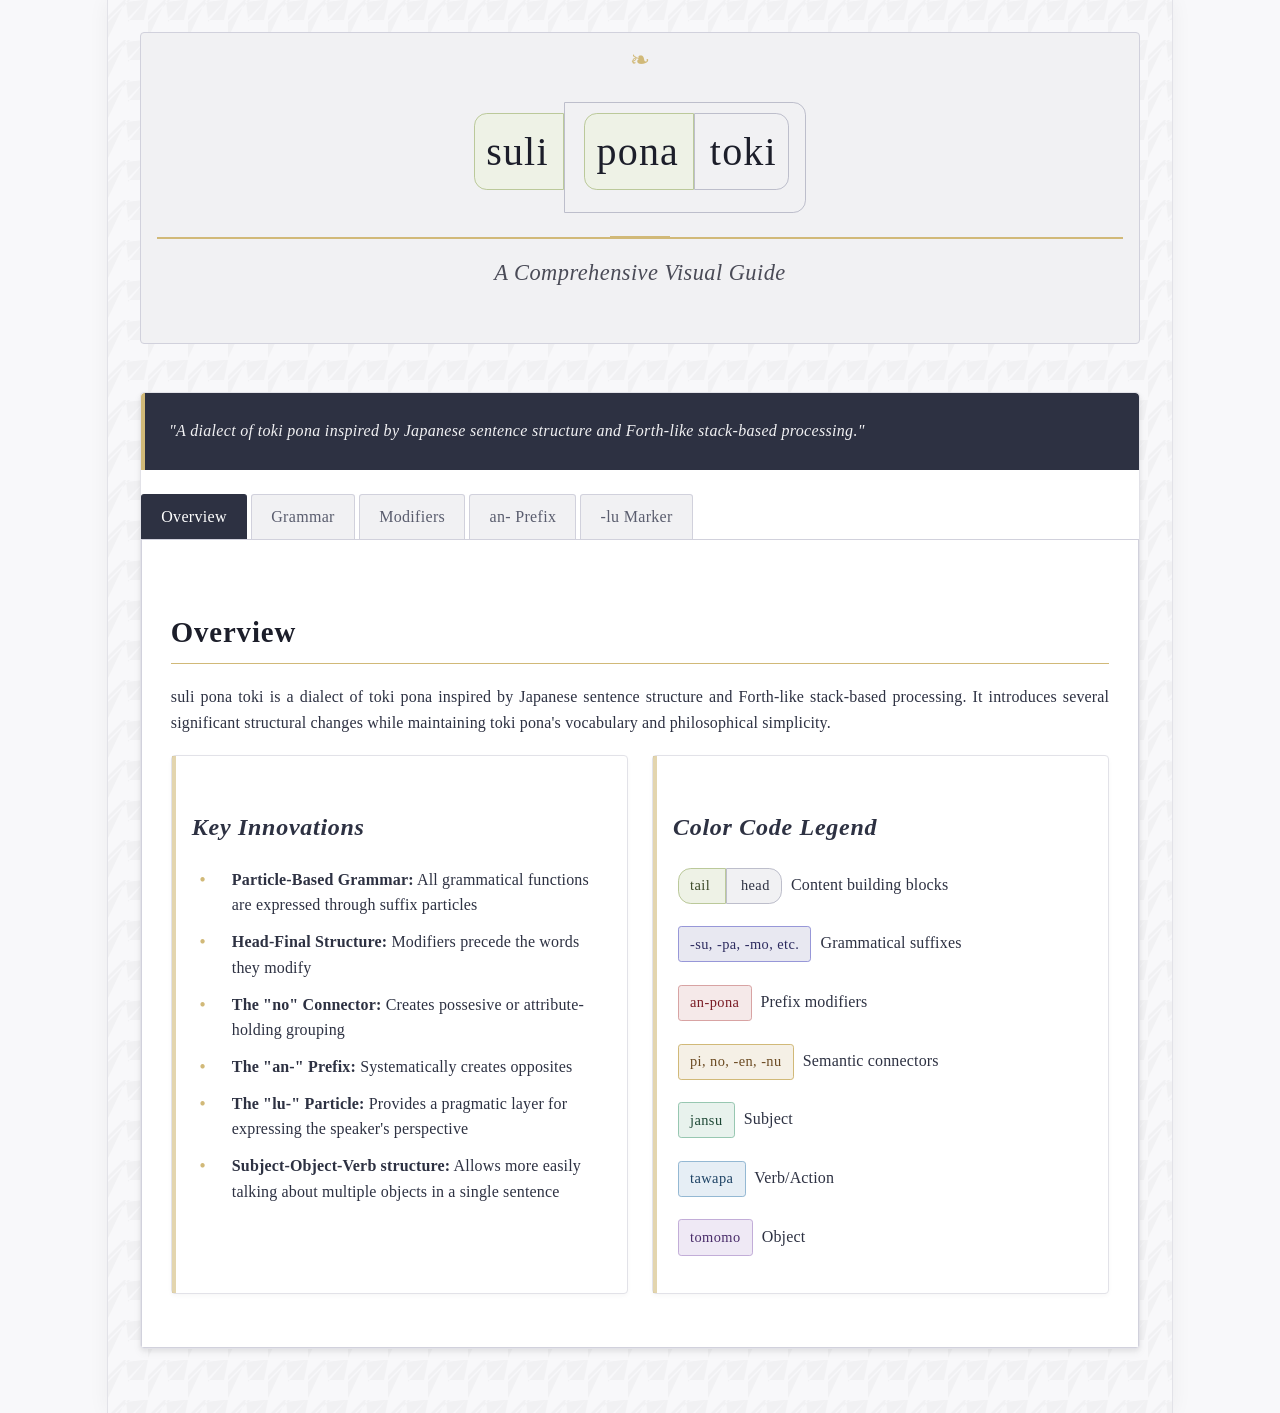
<file: old/index.html>
<!DOCTYPE html>
<html lang="en">

<head>
    <meta charset="UTF-8">
    <meta name="viewport" content="width=device-width, initial-scale=1.0">


    <meta content="text/html; charset=UTF-8" name="Content-Type" />

    <!-- OpenGraph tags for social media embeds -->
    <meta property="og:title" content="suli pona toki">
    <meta property="og:image" content="/suli-pona-toki/image.png">
    <meta property="og:type" content="article">
    <meta property="og:description"
        content="A dialect of toki pona inspired by Japanese sentence structure and Forth-like stack-based processing.">
    <meta property="og:url" content="https://mkualquiera.github.io/suli-pona-toki/">


    <!-- Twitter Card tags -->
    <meta name="twitter:card" content="summary_large_image">
    <meta name="twitter:title" content="suli pona toki">
    <meta name="twitter:image" content="https://mkualquiera.github.io/suli-pona-toki/image.png">
    <meta name="twitter:description"
        content="A dialect of toki pona inspired by Japanese sentence structure and Forth-like stack-based processing.">


    <title>suli pona toki: A Comprehensive Visual Guide</title>
    <style>
        /* Base styles */
        :root {
            /* Refined color palette with richer, more subdued tones */
            --suffix-bg: #e8e8f1;
            --suffix-text: #2d2b5f;
            --suffix-border: #9797d8;
            --prefix-bg: #f5e9e9;
            --prefix-text: #7a1c25;
            --prefix-border: #d8a3a3;
            --connector-bg: #f5f0e6;
            --connector-text: #6b4a22;
            --connector-border: #d1b978;
            --subject-bg: #e8f2ed;
            --subject-text: #1d4735;
            --subject-border: #97c7b1;
            --verb-bg: #e6eef5;
            --verb-text: #1e4365;
            --verb-border: #94b8d3;
            --object-bg: #efe9f5;
            --object-text: #4a2d6a;
            --object-border: #c2add8;
            --modifier-bg: #eef2e6;
            --modifier-text: #3c4a29;
            --modifier-border: #bbc99a;
            --preposition-bg: #f2e6f1;
            --preposition-text: #5e2e61;
            --preposition-border: #d1a3d0;
            --root-bg: #f1f1f3;
            --root-text: #2d3142;
            --root-border: #bdbecb;

            /* Font variables */
            --serif-font: "Libre Baskerville", "Baskerville", "Garamond", "Times New Roman", serif;
            --sans-font: "Cormorant Garamond", "Palatino", "Book Antiqua", Georgia, serif;
            --mono-font: "Courier Prime", "Courier New", monospace;
        }

        body {
            font-family: var(--serif-font);
            line-height: 1.6;
            color: #2d3142;
            background-color: #f8f8fa;
            margin: 0;
            padding: 0;
            letter-spacing: 0.01em;
        }

        .container {
            max-width: 1000px;
            margin: 0 auto;
            padding: 2rem;
            background-image: url("data:image/svg+xml,%3Csvg width='40' height='40' viewBox='0 0 40 40' xmlns='http://www.w3.org/2000/svg'%3E%3Cg fill='%23e6e6e9' fill-opacity='0.4' fill-rule='evenodd'%3E%3Cpath d='M0 20L20 0h2L0 22zm0 18L18 0h-2L0 16zm36-18L20 20v2L38 0h2zM20 18L38 0h-2L18 2z'/%3E%3C/g%3E%3C/svg%3E");
            border-left: 1px solid #e2e2e8;
            border-right: 1px solid #e2e2e8;
            box-shadow: 0 0 20px rgba(0, 0, 0, 0.05);
        }

        /* Typography */
        h1,
        h2,
        h3,
        h4,
        h5,
        h6 {
            font-family: var(--sans-font);
            font-weight: 600;
            color: #1c1e2a;
            margin-top: 2rem;
            margin-bottom: 1rem;
            letter-spacing: 0.03em;
        }

        h1 {
            font-size: 2.5rem;
            color: #1c1e2a;
            margin-bottom: 1rem;
            text-align: center;
            border-bottom: 2px solid #d1b978;
            padding-bottom: 0.5rem;
            position: relative;
        }

        h1:after {
            content: "";
            display: block;
            width: 60px;
            height: 3px;
            background-color: #d1b978;
            position: absolute;
            bottom: -2px;
            left: 50%;
            transform: translateX(-50%);
        }

        h1 * {
            font-size: 2.5rem !important;
            color: #1c1e2a !important;
            margin-bottom: 1rem !important;
            text-align: center !important;
            font-family: var(--sans-font) !important;
            letter-spacing: 0.03em !important;
        }

        h2 {
            font-size: 1.8rem;
            color: #1c1e2a;
            margin-top: 2.5rem;
            margin-bottom: 1.25rem;
            padding-bottom: 0.5rem;
            border-bottom: 1px solid #d1b978;
        }

        h3 {
            font-size: 1.5rem;
            color: #2d3142;
            margin-top: 2rem;
            margin-bottom: 1rem;
            font-style: italic;
        }

        p {
            margin-bottom: 1.25rem;
            text-align: justify;
            hyphens: auto;
        }

        /* Header */
        .header {
            text-align: center;
            margin-bottom: 3rem;
            padding: 2rem 1rem;
            background-color: #f1f1f3;
            border: 1px solid #d1d1dc;
            border-radius: 4px;
            position: relative;
        }

        .header:before {
            content: "❧";
            position: absolute;
            top: 0.5rem;
            left: 50%;
            transform: translateX(-50%);
            font-size: 1.5rem;
            color: #d1b978;
        }

        .subtitle {
            font-size: 1.4rem;
            color: #4a4b57;
            text-align: center;
            font-style: italic;
            letter-spacing: 0.02em;
            margin-top: 0.5rem;
        }

        .quote {
            background-color: #2d3142;
            color: #f1f1f3;
            padding: 1.5rem;
            border-radius: 0.25rem 0.25rem 0 0;
            font-style: italic;
            border-left: 4px solid #d1b978;
            font-family: var(--serif-font);
            letter-spacing: 0.02em;
            line-height: 1.8;
        }

        /* Components */
        .card {
            background-color: white;
            border-radius: 0.25rem;
            box-shadow: 0 4px 8px rgba(0, 0, 0, 0.05), 0 2px 4px rgba(0, 0, 0, 0.05);
            margin-bottom: 2rem;
            overflow: hidden;
            border: 1px solid #e2e2e8;
        }

        .card-body {
            padding: 1.8rem;
        }

        .grid {
            display: grid;
            grid-template-columns: repeat(auto-fit, minmax(300px, 1fr));
            gap: 1.5rem;
        }

        .grid-2 {
            display: grid;
            grid-template-columns: repeat(auto-fit, minmax(250px, 1fr));
            gap: 1.5rem;
        }

        .card-light {
            background-color: white;
            border-radius: 0.25rem;
            border: 1px solid #e2e2e8;
            box-shadow: 0 2px 4px rgba(0, 0, 0, 0.03);
            padding: 1.25rem;
            margin-bottom: 1.5rem;
            position: relative;
        }

        .card-light:before {
            content: "";
            position: absolute;
            top: 0;
            left: 0;
            width: 4px;
            height: 100%;
            background-color: #d1b978;
            opacity: 0.6;
        }

        /* Tags */
        .tag {
            padding: 0.35rem 0.7rem;
            border-radius: 0.2rem;
            font-weight: 500;
            font-size: 0.9rem;
            display: inline-block;
            margin: 0.3rem;
            border-width: 1px;
            border-style: solid;
            font-family: var(--sans-font);
            letter-spacing: 0.03em;
        }

        .head {
            border-radius: 0 0.8rem 0.8rem 0;
            margin-left: 0;
            position: relative;
            padding-left: 0.9rem;
        }

        .tail {
            border-radius: 0.8rem 0 0 0.8rem;
            margin-right: 0;
            position: relative;
            padding-right: 0.9rem;
        }

        /* Tag colors remain the same but with updated variables */
        .suffix {
            background-color: var(--suffix-bg);
            color: var(--suffix-text);
            border-color: var(--suffix-border);
        }

        .prefix {
            background-color: var(--prefix-bg);
            color: var(--prefix-text);
            border-color: var(--prefix-border);
        }

        .connector {
            background-color: var(--connector-bg);
            color: var(--connector-text);
            border-color: var(--connector-border);
        }

        .subject {
            background-color: var(--subject-bg);
            color: var(--subject-text);
            border-color: var(--subject-border);
        }

        .verb {
            background-color: var(--verb-bg);
            color: var(--verb-text);
            border-color: var(--verb-border);
        }

        .object {
            background-color: var(--object-bg);
            color: var(--object-text);
            border-color: var(--object-border);
        }

        .modifier {
            background-color: var(--modifier-bg);
            color: var(--modifier-text);
            border-color: var(--modifier-border);
        }

        .preposition {
            background-color: var(--preposition-bg);
            color: var(--preposition-text);
            border-color: var(--preposition-border);
        }

        .root {
            background-color: var(--root-bg);
            color: var(--root-text);
            border-color: var(--root-border);
        }

        /* Examples */
        .example {
            background-color: white;
            border-radius: 0.25rem;
            box-shadow: 0 2px 5px rgba(0, 0, 0, 0.04);
            padding: 1.5rem;
            margin: 1.5rem 0;
            border: 1px solid #e2e2e8;
            position: relative;
        }

        .example:before {
            content: "§";
            position: absolute;
            top: 0.5rem;
            left: 0.5rem;
            font-size: 1rem;
            color: #d1b978;
            opacity: 0.7;
        }

        .explanation {
            margin-top: 0.8rem;
            color: #5a5d6e;
            font-size: 0.95rem;
            font-style: italic;
            padding-left: 1rem;
            border-left: 2px solid #d1b978;
        }

        /* Tables */
        table {
            width: 100%;
            border-collapse: collapse;
            background-color: white;
            margin: 1.5rem 0;
            font-size: 0.95rem;
            border: 1px solid #d1d1dc;
        }

        th,
        td {
            border: 1px solid #d1d1dc;
            padding: 0.9rem 1.2rem;
            text-align: left;
        }

        th {
            background-color: #f1f1f3;
            font-weight: 600;
            color: #2d3142;
            letter-spacing: 0.02em;
            text-transform: uppercase;
            font-size: 0.85rem;
        }

        /* Tabs */
        .tabs {
            display: flex;
            border-bottom: 1px solid #d1d1dc;
            margin-top: 1.5rem;
        }

        .tab {
            padding: 0.6rem 1.2rem;
            font-weight: 500;
            cursor: pointer;
            border-top-left-radius: 0.2rem;
            border-top-right-radius: 0.2rem;
            margin-right: 0.25rem;
            font-family: var(--sans-font);
            letter-spacing: 0.02em;
            transition: all 0.2s ease;
        }

        .tab.active {
            background-color: #2d3142;
            color: white;
            border: 1px solid #2d3142;
            border-bottom: none;
        }

        .tab:not(.active) {
            background-color: #f1f1f3;
            color: #5a5d6e;
            border: 1px solid #d1d1dc;
            border-bottom: none;
        }

        .tab:not(.active):hover {
            background-color: #e8e8ed;
            color: #2d3142;
        }

        .tab-content {
            display: none;
            padding: 1.8rem;
            background-color: white;
            border: 1px solid #d1d1dc;
            border-top: none;
        }

        .tab-content.active {
            display: block;
        }

        /* Structure diagram */
        .structure-row {
            display: flex;
            align-items: center;
            margin-bottom: 0.8rem;
            border-bottom: 1px dotted #e2e2e8;
            padding-bottom: 0.8rem;
        }

        .structure-label {
            width: 8rem;
            font-weight: 600;
            color: #3c3e4a;
            font-family: var(--sans-font);
            letter-spacing: 0.02em;
        }

        .structure-components {
            display: flex;
            align-items: center;
            flex-wrap: wrap;
        }

        .optional {
            margin-left: 0.8rem;
            color: #7a7c89;
            font-size: 0.8rem;
            font-style: italic;
        }

        /* Lists */
        ul {
            list-style-type: none;
            padding-left: 1.5rem;
            margin: 1.25rem 0;
        }

        ul li {
            margin-bottom: 0.7rem;
            position: relative;
            padding-left: 1rem;
        }

        ul li:before {
            content: "•";
            color: #d1b978;
            font-weight: bold;
            display: inline-block;
            width: 1rem;
            margin-left: -1rem;
            position: absolute;
            left: 0;
        }

        .list-item {
            margin-bottom: 0.8rem;
            line-height: 1.6;
        }

        /* Additional Royal Academy Elements */
        blockquote {
            border-left: 4px solid #d1b978;
            padding: 1rem 1.5rem;
            margin: 1.5rem 0;
            background-color: #f8f8fa;
            font-style: italic;
            color: #3c3e4a;
        }

        blockquote footer {
            margin-top: 0.5rem;
            color: #7a7c89;
            font-size: 0.9rem;
            text-align: right;
        }

        blockquote footer:before {
            content: "— ";
        }

        .footnote {
            font-size: 0.85rem;
            color: #5a5d6e;
            border-top: 1px solid #e2e2e8;
            margin-top: 2rem;
            padding-top: 1rem;
        }

        .definition {
            background-color: #f1f1f3;
            border: 1px solid #d1d1dc;
            border-radius: 0.25rem;
            padding: 1rem;
            margin: 1rem 0;
            position: relative;
        }

        .definition dt {
            font-weight: 600;
            font-family: var(--sans-font);
            margin-bottom: 0.5rem;
            color: #2d3142;
        }

        .definition dd {
            margin-left: 0;
            margin-bottom: 0.5rem;
        }

        /* Decorative elements */
        .chapter-divider {
            text-align: center;
            margin: 2rem 0;
            font-size: 1.5rem;
            color: #d1b978;
        }

        .chapter-divider:before {
            content: "✦ ✦ ✦";
            letter-spacing: 0.5rem;
        }

        .initial-cap {
            font-size: 3.5rem;
            float: left;
            line-height: 1;
            margin-right: 0.25rem;
            margin-top: 0.1rem;
            color: #2d3142;
            font-family: var(--sans-font);
        }

        /* Responsive */
        @media (max-width: 640px) {

            .grid,
            .grid-2 {
                grid-template-columns: 1fr;
            }

            .structure-row {
                flex-direction: column;
                align-items: flex-start;
                margin-bottom: 1.5rem;
            }

            .structure-label {
                margin-bottom: 0.5rem;
                width: 100%;
            }

            h1 {
                font-size: 2.2rem;
            }

            h2 {
                font-size: 1.6rem;
            }

            .container {
                padding: 1.5rem;
            }
        }

        /* Print styles for the scholarly look */
        @media print {
            body {
                font-size: 12pt;
                color: black;
                background: white;
            }

            .container {
                width: 100%;
                max-width: none;
                margin: 0;
                padding: 0;
                background: none;
                border: none;
                box-shadow: none;
            }

            a {
                color: black;
                text-decoration: none;
            }

            h1,
            h2,
            h3 {
                page-break-after: avoid;
            }

            table,
            figure {
                page-break-inside: avoid;
            }
        }
    </style>
</head>

<body>
    <div class="container">
        <div class="header">
            <h1><span class="tag tail modifier">suli</span><span class="tag head root"><span
                        class="tag tail modifier">pona</span><span class="tag head root">toki</span></span></h1>
            <p class="subtitle">A Comprehensive Visual Guide</p>
        </div>

        <div class="card">
            <div class="quote">
                "A dialect of toki pona inspired by Japanese sentence structure and Forth-like stack-based processing."
            </div>

            <div class="tabs">
                <div class="tab active" data-tab="overview">Overview</div>
                <div class="tab" data-tab="grammar">Grammar</div>
                <div class="tab" data-tab="modifiers">Modifiers</div>
                <div class="tab" data-tab="prefix">an- Prefix</div>
                <div class="tab" data-tab="lu">-lu Marker</div>
            </div>

            <div class="tab-content active" id="overview">
                <h2>Overview</h2>
                <p>
                    <span class="font-semibold">suli pona toki</span> is a dialect of toki pona inspired by Japanese
                    sentence structure and Forth-like stack-based processing. It introduces several significant
                    structural
                    changes while maintaining toki pona's vocabulary and philosophical simplicity.
                </p>

                <div class="grid">
                    <div class="card-light">
                        <h3>Key Innovations</h3>
                        <ul>
                            <li><strong>Particle-Based Grammar:</strong> All grammatical functions are expressed through
                                suffix particles</li>
                            <li><strong>Head-Final Structure:</strong> Modifiers precede the words they modify</li>
                            <li><strong>The "no" Connector:</strong> Creates possesive or attribute-holding grouping
                            </li>
                            <li><strong>The "an-" Prefix:</strong> Systematically creates opposites</li>
                            <li><strong>The "lu-" Particle:</strong> Provides a pragmatic layer for expressing the
                                speaker's perspective</li>
                            <li><strong>Subject-Object-Verb structure:</strong> Allows more easily talking about
                                multiple objects in a single sentence</li>
                        </ul>
                    </div>

                    <div class="card-light">
                        <h3>Color Code Legend</h3>
                        <div class="list-item">
                            <span class="tag tail modifier">tail</span><span class="tag head root">head</span>
                            <span>Content building blocks</span>
                        </div>
                        <div class="list-item">
                            <span class="tag suffix">-su, -pa, -mo, etc.</span>
                            <span>Grammatical suffixes</span>
                        </div>
                        <div class="list-item">
                            <span class="tag prefix">an-pona</span>
                            <span>Prefix modifiers</span>
                        </div>
                        <div class="list-item">
                            <span class="tag connector">pi, no, -en, -nu</span>
                            <span>Semantic connectors</span>
                        </div>
                        <div class="list-item">
                            <span class="tag subject">jansu</span>
                            <span>Subject</span>
                        </div>
                        <div class="list-item">
                            <span class="tag verb">tawapa</span>
                            <span>Verb/Action</span>
                        </div>
                        <div class="list-item">
                            <span class="tag object">tomomo</span>
                            <span>Object</span>
                        </div>
                    </div>
                </div>
            </div>

            <div class="tab-content" id="grammar">
                <h2>Grammatical Particles</h2>
                <p>
                    Particles in suli pona toki are attached as suffixes to their associated content words:
                </p>

                <div style="overflow-x: auto;">
                    <table>
                        <thead>
                            <tr>
                                <th>Suffix</th>
                                <th>Function</th>
                                <th>Original Word</th>
                                <th>Example</th>
                            </tr>
                        </thead>
                        <tbody>
                            <tr>
                                <td><span class="tag suffix">-su</span></td>
                                <td>Subject marker</td>
                                <td>suli (important)</td>
                                <td><span class="tag subject">jansu</span> = "person (as subject)"</td>
                            </tr>
                            <tr>
                                <td><span class="tag suffix">-pa</span></td>
                                <td>Verb/action marker</td>
                                <td>pali (do/work)</td>
                                <td><span class="tag verb">tawapa</span> = "go (as action)"</td>
                            </tr>
                            <tr>
                                <td><span class="tag suffix">-mo</span></td>
                                <td>Object marker</td>
                                <td>mo (have)</td>
                                <td><span class="tag object">tomomo</span> = "house (as object)"</td>
                            </tr>
                            <tr>
                                <td><span class="tag suffix">-ta</span></td>
                                <td>To/toward</td>
                                <td>tawa (to/toward)</td>
                                <td><span class="tag preposition">tomota</span> = "to the house"</td>
                            </tr>
                            <tr>
                                <td><span class="tag suffix">-na</span></td>
                                <td>From/because</td>
                                <td>tan (from)</td>
                                <td><span class="tag preposition">tomona</span> = "from the house"</td>
                            </tr>
                            <tr>
                                <td><span class="tag suffix">-ki</span></td>
                                <td>Using/with</td>
                                <td>kepeken (use)</td>
                                <td><span class="tag preposition">iloki</span> = "with a tool"</td>
                            </tr>
                            <tr>
                                <td><span class="tag suffix">-lo</span></td>
                                <td>At/in/on</td>
                                <td>lon (at)</td>
                                <td><span class="tag preposition">tomolo</span> = "at the house"</td>
                            </tr>
                            <tr>
                                <td><span class="tag suffix">-la</span></td>
                                <td>Context marker</td>
                                <td>la (if/when)</td>
                                <td><span class="tag preposition">monsi tenpola</span> = "before..."</td>
                            </tr>
                            <tr>
                                <td><span class="tag suffix">-en</span></td>
                                <td>And</td>
                                <td>en (and)</td>
                                <td><span class="tag connector">mije janen meli jan</span> = "the man and the woman"
                                </td>
                            </tr>
                            <tr>
                                <td><span class="tag suffix">-nu</span></td>
                                <td>Or/alternative</td>
                                <td>anu (or)</td>
                                <td><span class="tag connector">minu sina</span> = "you or I"</td>
                            </tr>
                            <tr>
                                <td><span class="tag suffix">-lu</span></td>
                                <td>Meta-commentary
                                </td>
                                <td>lukin (to see)</td>
                                <td><span class="tag preposition">taso lonlu</span> = "but of course...",</td>
                            </tr>
                        </tbody>
                    </table>
                </div>

                <h3>Basic Sentence Structure</h3>
                <div class="card-light">
                    <div>
                        <div class="structure-row">
                            <div class="structure-label">Context:</div>
                            <div class="structure-components">
                                <span class="tag preposition"><span class="tag root">context
                                        sentence</span>-la</span>
                                <span class="optional">(optional)</span>
                            </div>
                        </div>

                        <div class="structure-row">
                            <div class="structure-label">Subject:</div>
                            <div class="structure-components">
                                <span class="tag subject">
                                    <span class="tag preposition">
                                        preposition
                                        <span class="optional">
                                            (optional)
                                        </span>
                                    </span>
                                    <span class="tag tail modifier">modifiers</span><span
                                        class="tag head root">subject</span>
                                    -su
                                </span>
                                <span class="optional">(optional)</span>
                            </div>
                        </div>

                        <div class="structure-row">
                            <div class="structure-label">Object:</div>
                            <div class="structure-components">
                                <span class="tag object">
                                    <span class="tag preposition">
                                        preposition
                                        <span class="optional">
                                            (optional)
                                        </span>
                                    </span>
                                    <span class="tag tail modifier">modifiers</span><span
                                        class="tag head root">object</span>
                                    -mo
                                </span>
                            </div>
                            <span class="optional">(optional)</span>
                        </div>

                        <div class="structure-row">
                            <div class="structure-label">Verb:</div>
                            <div class="structure-components">
                                <span class="tag verb">
                                    <span class="tag preposition">
                                        preposition
                                        <span class="optional">
                                            (optional)
                                        </span>
                                    </span>
                                    <span class="tag tail modifier">modifiers</span><span
                                        class="tag head root">verb</span>
                                    -pa
                                </span>
                            </div>
                            <span class="optional">(optional)</span>
                        </div>
                    </div>
                </div>

                <h3>Example Sentences</h3>

                <div class="example">
                    <div>
                        <span class="tag subject">
                            <span class="tag tail modifier">pona</span><span class="tag head root">jan</span>
                            su
                        </span>
                        <span class="tag verb">
                            <span class="tag preposition">
                                <span class="tag head root">lape</span>
                                ki
                            </span>
                            <span class="tag preposition">
                                <span class="tag head root">tomo</span>
                                ta
                            </span>
                            <span class="tag head root">tawa</span>
                            pa
                        </span>
                    </div>
                    <div class="explanation">The good person walks sleepily to the house.</div>
                </div>

                <div class="example">
                    <div>
                        <span class="tag subject">
                            <span class="tag tail modifier">tonsi</span><span class="tag head root">jan</span>
                            su
                        </span>
                        <span class="tag object">
                            <span class="tag tail modifier">sina</span><span class="tag head root">tomo</span>
                            mo
                        </span>
                        <span class="tag verb">
                            <span class="tag preposition">
                                <span class="tag tail modifier">mi</span><span class="tag head root">lon</span>
                                lu
                            </span>
                            <span class="tag head root">pona</span>
                            pa
                        </span>
                    </div>
                    <div class="explanation">The non-binary person, honestly, improves your house.</div>
                </div>

                <div class="example">
                    <div>
                        <div>
                            <span class="tag subject">
                                <span class="tag preposition">
                                    <span class="tag tail modifier">telo</span><span class="tag head root">tomo</span>
                                    lo
                                </span>
                                <span class="tag head root">jan</span>
                                su
                            </span>
                            <span class="tag object">
                                <span class="tag head root">leko</span>
                                mo
                            </span>
                            <span class="tag verb">
                                <span class="tag head root">tawa</span>
                                pa
                            </span>
                        </div>
                    </div>
                    <div class="explanation">The person at the wet house moves the box.</div>
                </div>
            </div>

            <div class="tab-content" id="modifiers">
                <h2>Modifier Structure</h2>
                <p>
                    suli pona toki uses a head-final <span class="tag tail modifier">tail</span><span
                        class="tag head root">head</span> structure where modifiers (tail) precede the words they modify
                    (head),
                    and provides advanced ways to group concepts.
                </p>

                <h3>Simple Modification</h3>
                <p>Modifiers precede the words they modify:</p>

                <div class="example">
                    <div>
                        <span class="tag tail modifier">nasa</span><span class="tag head root">telo</span>
                    </div>
                    <div class="explanation">crazy water = alcohol</div>
                </div>

                <div class="example">
                    <div>
                        <span class="tag tail modifier">palisa</span><span class="tag head root"><span
                                class="tag tail modifier">sitelen</span><span class="tag head root">ilo</span></span>
                    </div>
                    <div class="explanation">stick-like drawing tool = a pen</div>
                </div>

                <div class="example">
                    <div>
                        <span class="tag tail modifier">sina</span><span class="tag head root"><span
                                class="tag tail modifier">suli</span><span class="tag head root"><span
                                    class="tag tail modifier">mun</span><span class="tag head root"><span
                                        class="tag tail modifier">luka</span><span
                                        class="tag head root">linja</span></span></span></span>
                    </div>
                    <div class="explanation">yours great celestial arm line = (the big celestial line-shaped arm) of
                        yours
                    </div>
                </div>

                <h3>Modification with "pi"</h3>
                <p>
                    The "pi" particle creates a new semantic unit, where what follows it becomes the "core" concept,
                    and what precedes it becomes a modifier:
                </p>

                <div class="example">
                    <div>
                        <span class="tag tail connector">
                            <span class="tag tail modifier">
                                sina
                            </span>
                            <span class="tag head root">
                                <span class="tag tail modifier">
                                    pona
                                </span>
                                <span class="tag head root">
                                    jan
                                </span>
                            </span>
                            pi
                        </span>
                        <span class="tag head root">
                            <span class="tag tail modifier">
                                sitelen
                            </span>
                            <span class="tag head root">
                                ilo
                            </span>
                        </span>
                    </div>
                    <div class="explanation">yours good person -> writing tool = the pen that your friend owns</div>
                </div>

                <div class="example">
                    <div>
                        <span class="tag tail connector">
                            <span class="tag tail connector">
                                <span class="tag tail modifier">
                                    sina
                                </span>
                                <span class="tag head root">
                                    <span class="tag tail modifier">
                                        pona
                                    </span>
                                    <span class="tag head root">
                                        jan
                                    </span>
                                </span>
                                pi
                            </span>
                            <span class="tag head root">
                                <span class="tag tail modifier">
                                    sitelen
                                </span>
                                <span class="tag head root">
                                    ilo
                                </span>
                            </span>
                            pi
                        </span>
                        <span class="tag head root">
                            <span class="tag tail modifier">
                                lukin
                            </span>
                            <span class="tag head root">
                                pona
                            </span>
                        </span>
                    </div>
                    <div class="explanation">(yours good person -> writing tool) -> looking good = the good looking
                        quality of your
                        friend's pen</div>
                </div>

                <h3>Advanced Modification with "no"</h3>
                <p>
                    The "no" particle can be thought of as turning the current deepest head into
                    an explanation, property, or tail for what is to come. Consider the following pi-examples:
                </p>

                <div class="example">

                    <div>
                        <span class="tag tail connector">
                            <span class="tag head root">
                                <span class="tag tail modifier">
                                    nasa
                                </span>
                                <span class="tag head root">
                                    telo
                                </span>
                            </span>
                            pi
                        </span>
                        <span class="tag head root">
                            <span class="tag tail modifier">
                                ike
                            </span>
                            <span class="tag head root">
                                jan
                            </span>
                        </span>
                    </div>
                    <div class="explanation">crazy water -> bad person = The villain who is known for brewing
                        alcohol</div>

                </div>

                <div class="example">

                    <div>
                        <span class="tag tail connector">
                            <span class="tag tail connector">
                                <span class="tag head root">
                                    <span class="tag tail modifier">
                                        nasa
                                    </span>
                                    <span class="tag head root">
                                        telo
                                    </span>
                                </span>
                                pi
                            </span>
                            <span class="tag head root">
                                <span class="tag tail modifier">
                                    ike
                                </span>
                                <span class="tag head root">
                                    jan
                                </span>
                            </span>
                            pi
                        </span>
                        <span class="tag head root">
                            <span class="tag tail modifier">
                                suli
                            </span>
                            <span class="tag head root">
                                telo
                            </span>
                        </span>
                    </div>
                    <div class="explanation">(crazy water -> bad person) -> big house= The mansion owned by the
                        villain who is known for brewing alcohol</div>

                </div>

                <p>
                    In the first example, the semantic head is "ike jan", and the tail is "nasa telo". This means that
                    we are specifically talking about a bad person. However, what if we were not talking about said bad
                    person, but instead about something they own or some property of theirs? This is where the "no"
                    particle comes in:
                </p>

                <div class="example">

                    <div>
                        <span class="tag tail connector">
                            <span class="tag head root">
                                <span class="tag tail modifier">
                                    nasa
                                </span>
                                <span class="tag head root">
                                    telo
                                </span>
                            </span>
                            pi
                        </span>
                        <span class="tag head root">
                            <span class="tag tail modifier">
                                <span class="tag tail modifier">
                                    ike
                                </span>
                                <span class="tag head root">
                                    jan
                                </span>
                            </span>
                            <span class="tag head connector">
                                no
                                <span class="tag tail modifier">
                                    suli
                                </span>
                                <span class="tag head root">
                                    tomo
                                </span>
                            </span>
                        </span>
                    </div>
                    <div class="explanation">crazy water -> (bad person -> big house) = The villain who is known for
                        brewing
                        alcohol</div>

                </div>

                <p>For precise parsing logic, please consider the reference <a class="prefix"
                        href="https://github.com/mkualquiera/suli-pona-toki/blob/main/ParseContent.hs">Haskell
                        implementation</a>.</p>
            </div>

            <div class="tab-content" id="prefix">
                <h2>The "an-" Prefix System</h2>
                <p>
                    The "an-" prefix can be attached to any content word to express its conceptual opposite.
                    Unlike simple negation with "ala", the "an-" prefix creates a true opposite concept.
                </p>

                <div style="overflow-x: auto;">
                    <table>
                        <thead>
                            <tr>
                                <th>Original</th>
                                <th>With "an-"</th>
                                <th>Standard toki pona Equivalent</th>
                            </tr>
                        </thead>
                        <tbody>
                            <tr>
                                <td><span class="tag root">pona</span> (good)</td>
                                <td><span class="tag prefix">an-pona</span></td>
                                <td>ike (bad)</td>
                            </tr>
                            <tr>
                                <td><span class="tag root">suli</span> (big)</td>
                                <td><span class="tag prefix">an-suli</span></td>
                                <td>lili (small)</td>
                            </tr>
                            <tr>
                                <td><span class="tag root">moli</span> (death)</td>
                                <td><span class="tag prefix">an-moli</span></td>
                                <td>lon (existence)</td>
                            </tr>
                            <tr>
                                <td><span class="tag root">open</span> (open)</td>
                                <td><span class="tag prefix">an-open</span></td>
                                <td>pini (close/end)</td>
                            </tr>
                            <tr>
                                <td><span class="tag root">wawa</span> (strong)</td>
                                <td><span class="tag prefix">an-wawa</span></td>
                                <td>wawa ala (not strong)</td>
                            </tr>
                        </tbody>
                    </table>
                </div>

                <h3>Example Usage</h3>

                <div class="example">
                    <div>
                        <span class="tag prefix">anpona</span>
                        jansu
                        <span class="tag prefix">ansuli</span>
                        tomomo
                        pakalapa
                    </div>
                    <div class="explanation">The bad person destroys the small house.</div>
                </div>

                <div class="example">
                    <div>
                        mi lonlu
                        <span class="tag prefix">ansona</span>
                        jansu
                        wawa
                        kepekenpa
                        <span class="tag prefix">anwawa</span>
                        iloki
                    </div>
                    <div class="explanation">Honestly, the ignorant person strongly uses a weak tool.</div>
                </div>
            </div>

            <div class="tab-content" id="lu">
                <h2>The "-lu" Perspective Marker</h2>
                <p>
                    The "-lu" suffix transforms phrases into discourse markers and adverbials that express
                    the speaker's perspective or attitude toward what's being said. It creates meta-commentary
                    without requiring additional vocabulary.
                </p>

                <h3>Types of "-lu" Expressions</h3>

                <div class="grid-2">
                    <div class="card-light">
                        <h4>Discourse connectors</h4>
                        <ul>
                            <li><span class="tag suffix">taso lonlu</span> = "but of course..."</li>
                            <li><span class="tag suffix">ante nasinlu</span> = "anyway..."</li>
                            <li><span class="tag suffix">taso kenlu</span> = "but also..."</li>
                        </ul>
                    </div>

                    <div class="card-light">
                        <h4>Speaker attitude markers</h4>
                        <ul>
                            <li><span class="tag suffix">mi lonlu</span> = "honestly" (lit: "from my truth")
                            </li>
                            <li><span class="tag suffix">suli ponalu</span> = "Amazingly" (lit: "from a greatly
                                good perspective")</li>
                            <li><span class="tag suffix">kin nasinlu</span> = "by the way" (lit: "also from this path
                                perspective")</li>
                        </ul>
                    </div>
                </div>

                <h3>Example Sentences</h3>

                <div class="example">
                    <div>
                        <span class="tag suffix">mi lonlu</span>
                        ni musisu anponapa
                    </div>
                    <div class="explanation">Honestly, this game is not good.</div>
                </div>

                <div class="example">
                    <div>
                        <span class="tag suffix">taso kenlu</span>
                        misu
                        awen
                        tawapa
                        tomota
                    </div>
                    <div class="explanation">But also, I will continue going to the house.</div>
                </div>

                <div class="example">
                    <div>
                        <span class="tag suffix">suli ponalu</span>
                        ni tenposu ponapa mute janta
                    </div>
                    <div class="explanation">Amazingly, many people feel good about this time. (lit. 'this time is good
                        for many people')</div>
                </div>
            </div>
        </div>
    </div>

    <script>
        // Simple tab functionality
        document.addEventListener('DOMContentLoaded', function () {
            const tabs = document.querySelectorAll('.tab');

            tabs.forEach(tab => {
                tab.addEventListener('click', function () {
                    // Hide all tab contents
                    document.querySelectorAll('.tab-content').forEach(content => {
                        content.classList.remove('active');
                    });

                    // Deactivate all tabs
                    tabs.forEach(t => {
                        t.classList.remove('active');
                    });

                    // Activate clicked tab
                    this.classList.add('active');

                    // Show corresponding content
                    const tabId = this.getAttribute('data-tab');
                    document.getElementById(tabId).classList.add('active');
                });
            });
        });
    </script>
</body>

</html>
</file>
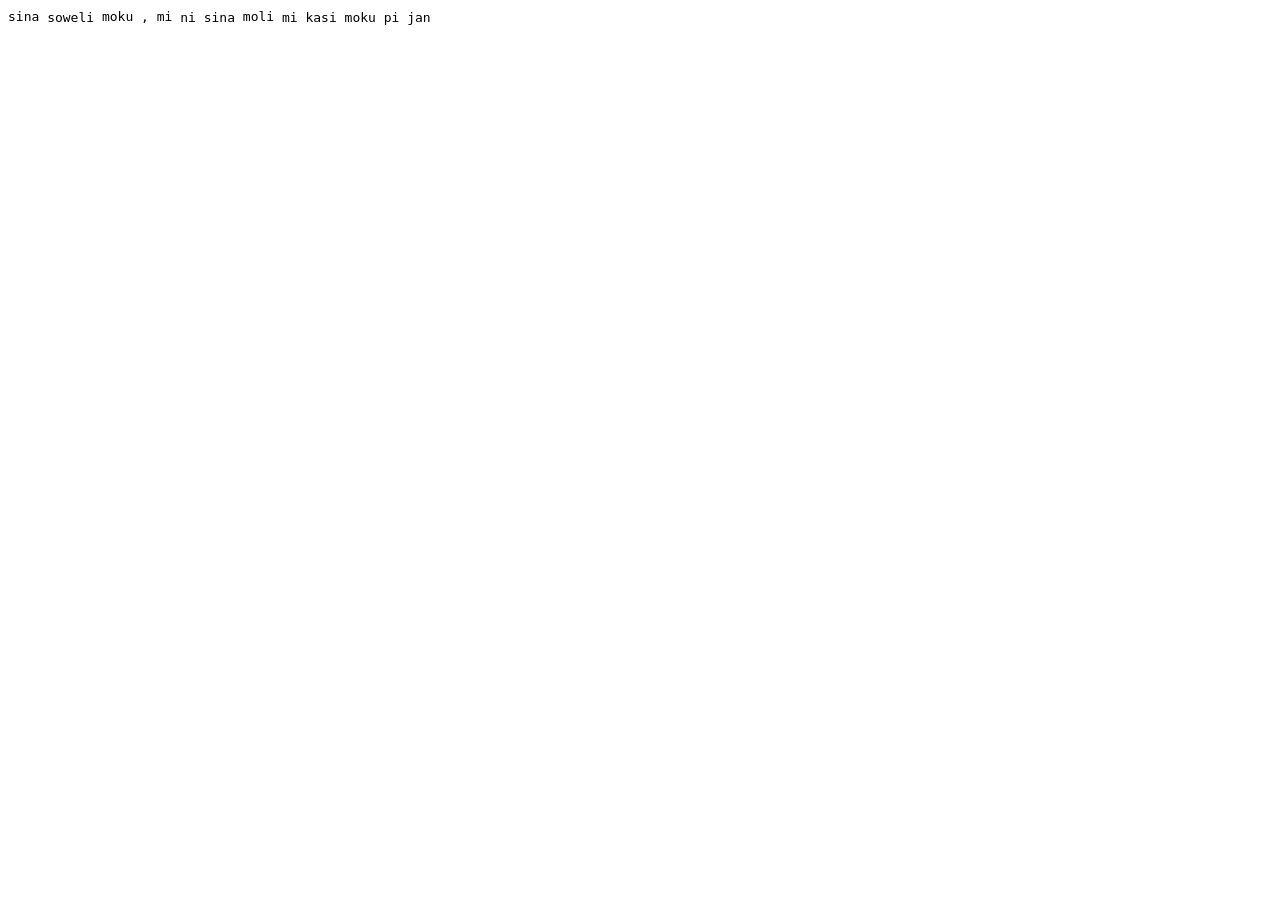
<file: test copy.html>
<html>

<head>
    <style>
        /* Base styling for all tags - using inline-block instead of block */
        sentence,
        context,
        subject,
        verb,
        object,
        apposition,
        preposition {
            display: inline-block;
            position: relative;
            font-family: monospace;
            vertical-align: middle;
        }
    </style>
</head>

<body>
    <Sentence>
        <Context>
            <Sentence>
                <Subject>sina </Subject>
                <Verb><Object>soweli </Object> moku </Verb>
            </Sentence>
        </Context>
        <Subject>, mi </Subject>
        <Verb>
            <Preposition class=\"Origin\">ni </Preposition> <Object>sina </Object> moli
        </Verb>
        <Apposition>
            <Sentence>
                <Subject>mi </Subject>
                <Verb>kasi moku pi jan </Verb>
            </Sentence>
        </Apposition>
    </Sentence>
</body>

</html>
</file>
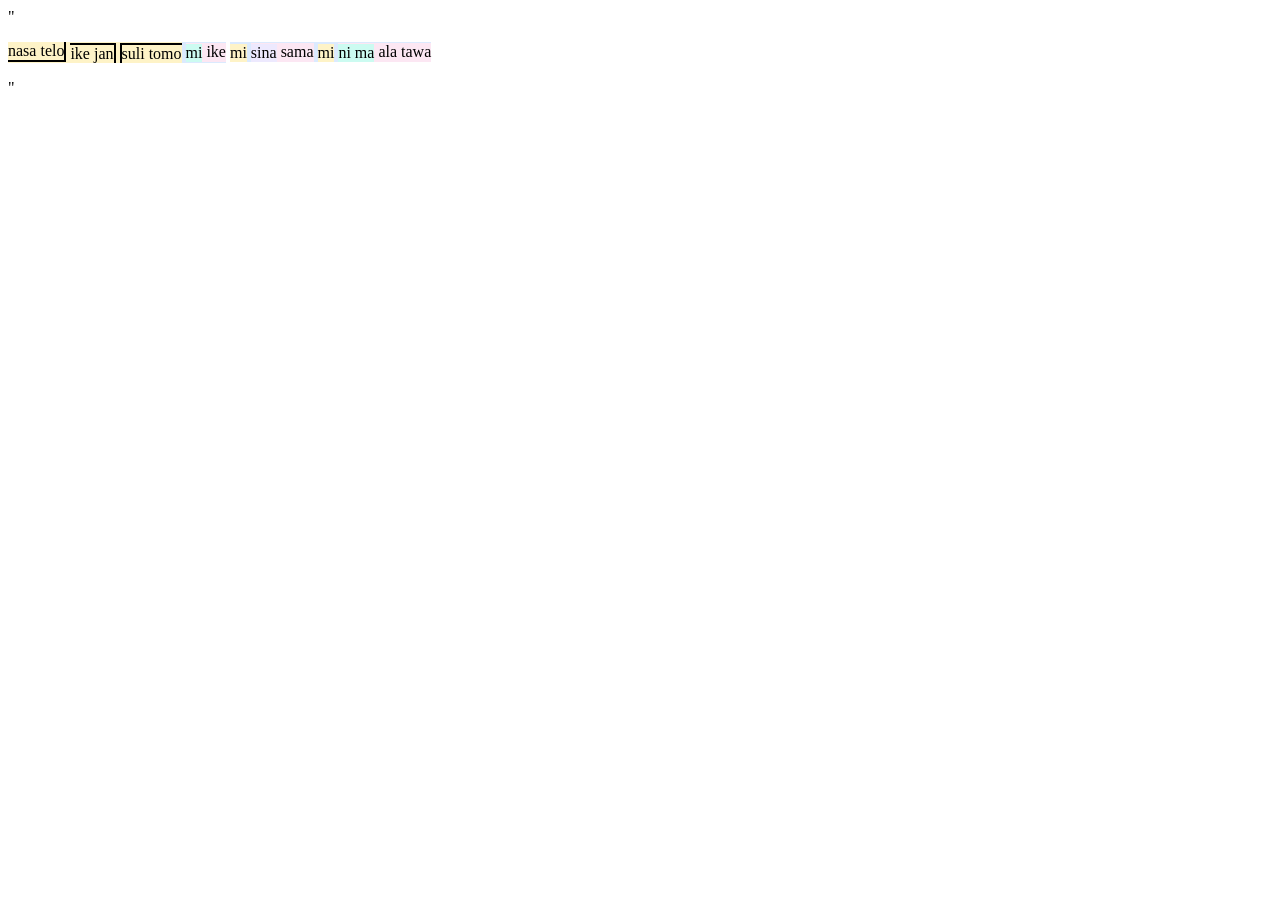
<file: test.html>
<html>

<head>
    <style>
        @font-face {
            font-family: 'nasin-nanpa';
            src: url('https://mkualquiera.github.io/sitelen-musi/jan-ante/fonts/nasin-nanpa-4.0.1.otf') format('opentype');
        }

        /* Base styling for all tags - using inline-block instead of block */
        sentence,
        context,
        subject,
        verb,
        object,
        apposition,
        preposition {
            display: inline-block;
            position: relative;
            /*
            margin: 4px;
            padding: 8px 12px;
            padding-top: 16px;
            border: 2px solid;
            border-radius: 8px;
            */
            font-family: 'nasin-nanpa';
            vertical-align: middle;
        }

        property,
        join,
        jointail,
        joinhead {
            display: inline-block;
            position: relative;
            font-family: 'nasin-nanpa';
            vertical-align: middle;
        }

        property {
            border-bottom: 2px solid black;
            border-right: 2px solid black;
        }

        jointail {
            border-top: 2px solid black;
            border-right: 2px solid black;
        }

        joinhead {
            border-top: 2px solid black;
            border-left: 2px solid black;
        }

        /* Common label styling to avoid repetition */
        sentence::after,
        context::after,
        subject::after,
        verb::after,
        object::after,
        apposition::after,
        preposition::after {
            /*position: absolute;*/
            /*top: 2px;*/
            /*right: 8px;*/
            font-size: 10px;
            font-weight: bold;
            color: #4b5563;
            background-color: white;
            padding: 0 4px;
            border-radius: 2px;
        }


        /* Individual tag label content */
        /*
        sentence::after {
            content: "Sentence";
        }

        context::after {
            content: "Context";
        }

        subject::after {
            content: "Subject";
        }

        verb::after {
            content: "Verb";
        }

        object::after {
            content: "Object";
        }

        apposition::after {
            content: "Apposition";
        }

        preposition::after {
            content: attr(class);
        }*/

        /* Specific styles for different tag types */
        sentence {
            background-color: #dbeafe;
            border-color: #93c5fd;
        }

        context {
            background-color: #d1fae5;
            border-color: #6ee7b7;
        }

        subject {
            background-color: #fef3c7;
            border-color: #fcd34d;
        }

        verb {
            background-color: #fce7f3;
            border-color: #fbcfe8;
        }

        object {
            background-color: #ede9fe;
            border-color: #c4b5fd;
        }

        apposition {
            background-color: #ffedd5;
            border-color: #fdba74;
        }

        preposition {
            background-color: #ccfbf1;
            border-color: #5eead4;
        }

        /* Optional: add a wrapper for line wrapping control */
        .toki-wrapper {
            display: flex;
            flex-wrap: wrap;
            gap: 4px;
            align-items: flex-start;
        }
    </style>
</head>

<body>
    "<Document>
        <p>
            <Sentence>
                <Subject>
                    <Property>nasa telo</Property>
                    <Join>
                        <JoinTail>ike jan</JoinTail>
                        <JoinHead>suli tomo</JoinHead>
                    </Join>
                </Subject>
                <Verb>
                    <Preposition class=\"Direction\">mi</Preposition> ike
                </Verb>
            </Sentence>
            <Sentence>
                <Context>
                    <Sentence>
                        <Subject>mi</Subject>
                        <Verb><Object>sina</Object> sama</Verb>
                    </Sentence>
                </Context>
                <Subject>mi</Subject>
                <Verb>
                    <Preposition class=\"Direction\">ni ma</Preposition> ala tawa
                </Verb>
            </Sentence>
        </p>
    </Document>"
</body>

</html>
</file>
